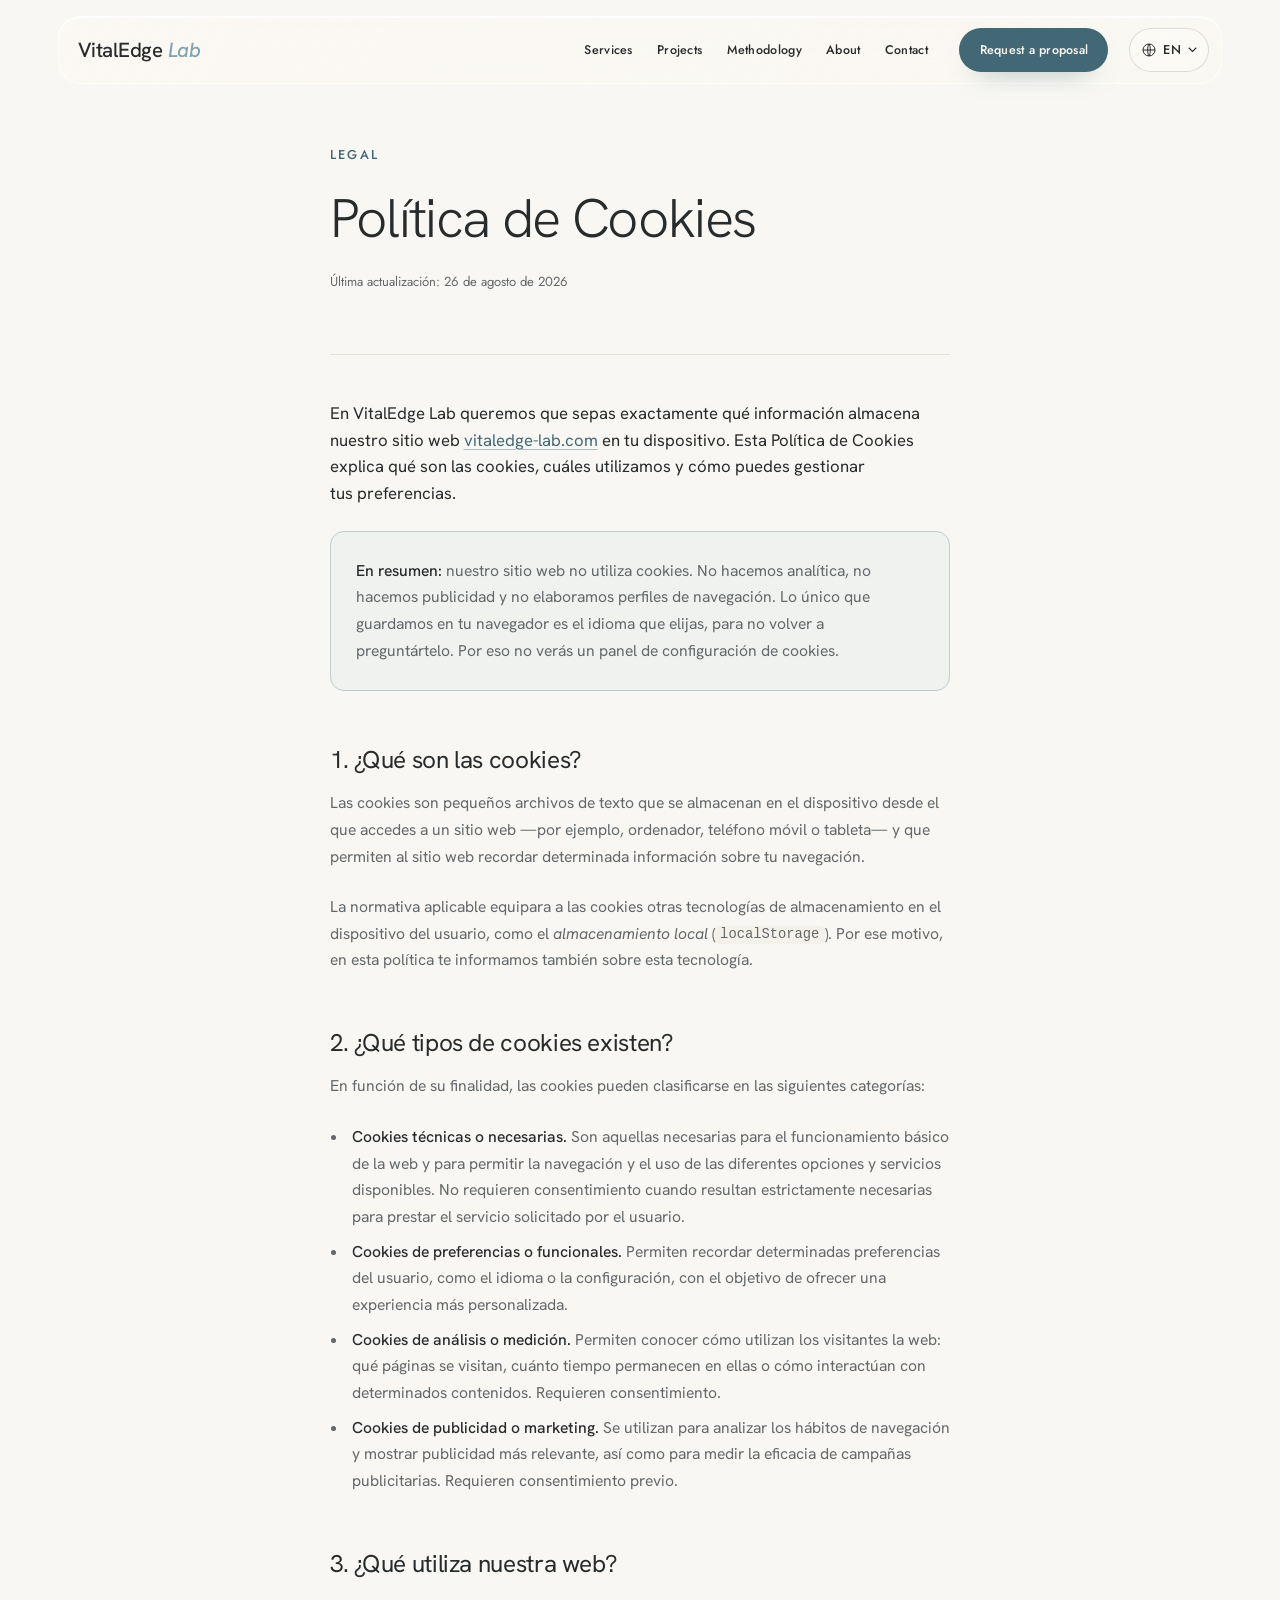
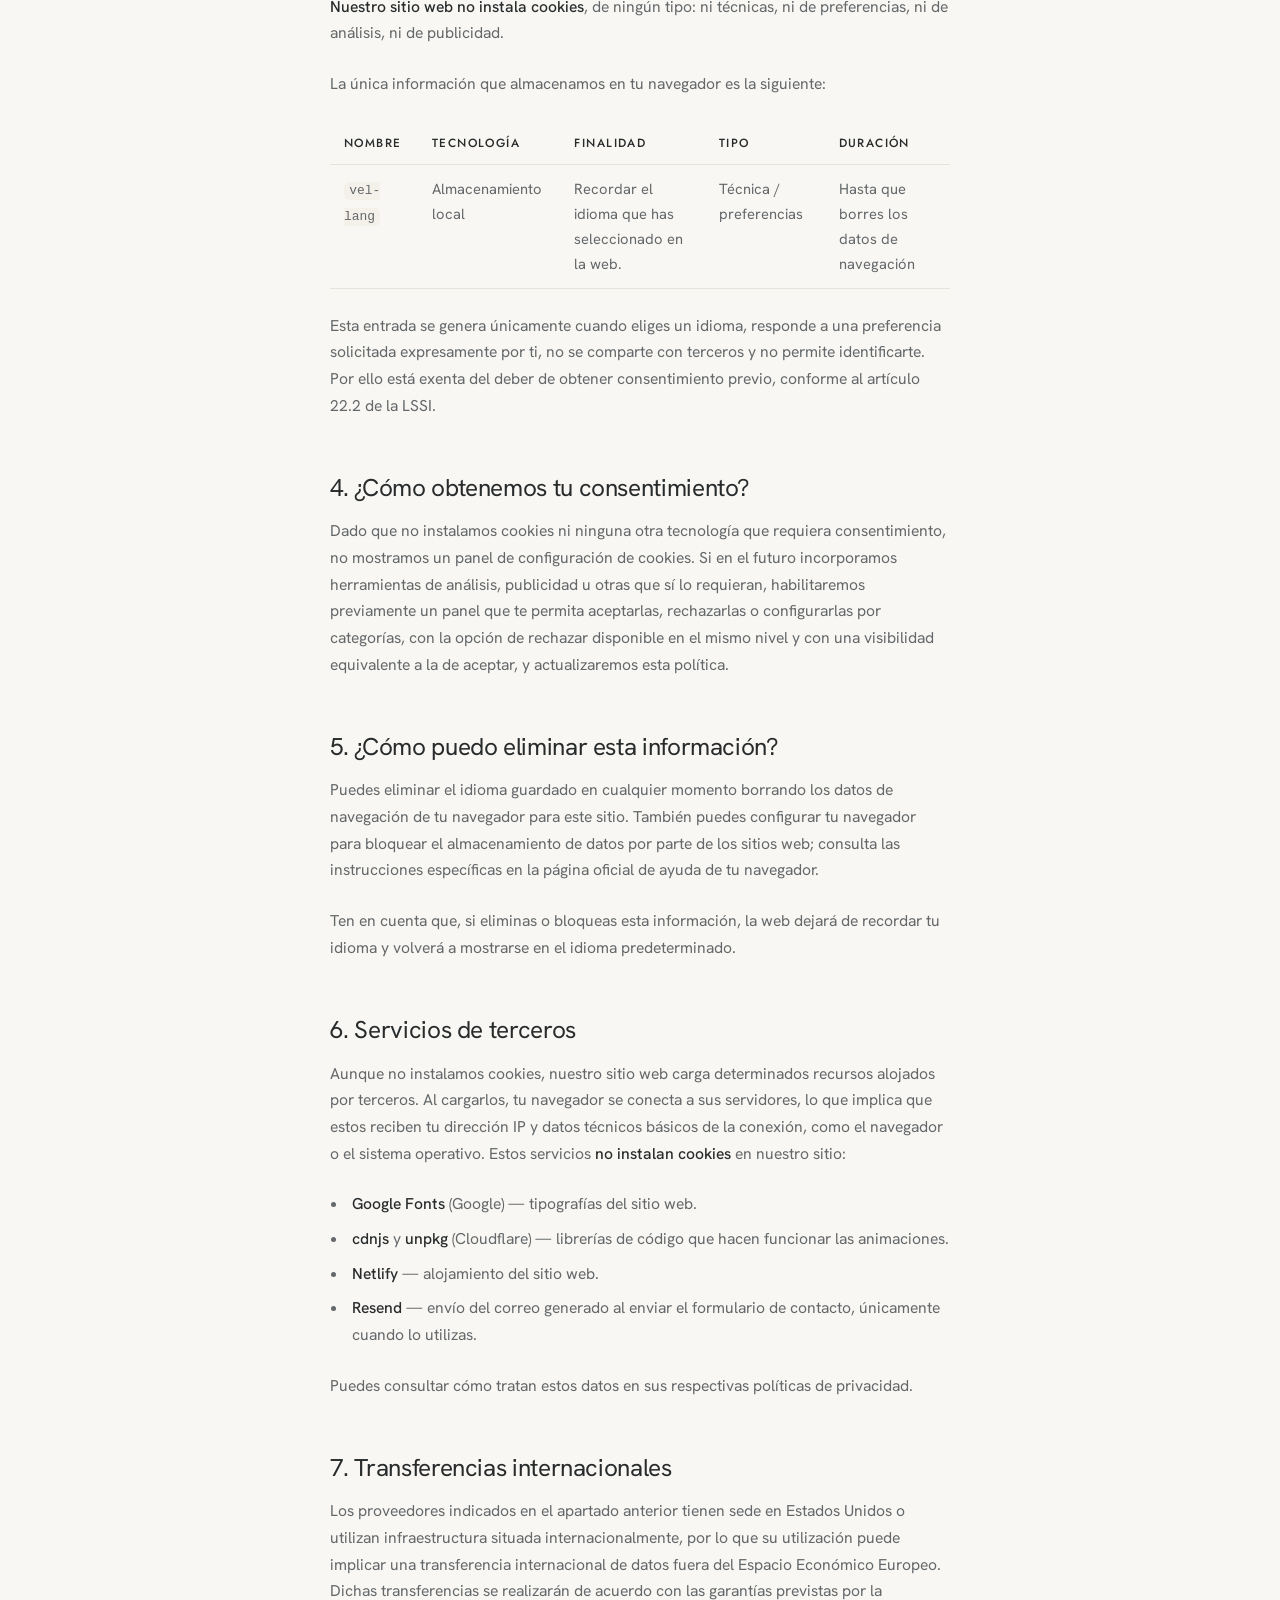
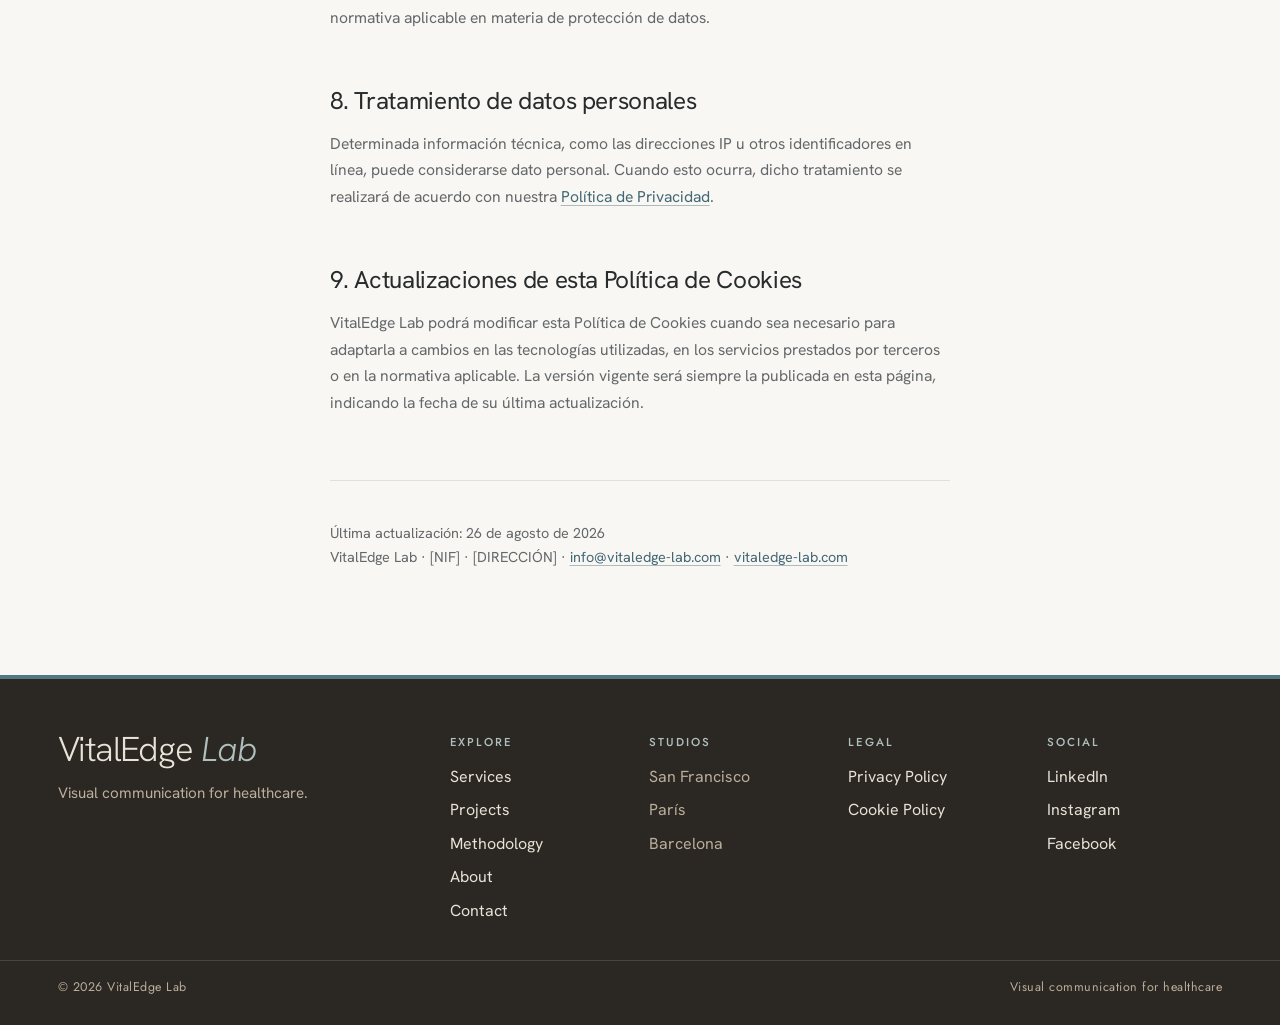
<file: cookies.html>
<!DOCTYPE html>
<html lang="es">
<head>
  <meta charset="UTF-8">
  <meta name="viewport" content="width=device-width, initial-scale=1.0">

  <title>Política de Cookies — VitalEdge Lab</title>
  <meta name="description" content="Política de Cookies de VitalEdge Lab: qué son las cookies, cuáles utiliza nuestro sitio web y cómo puedes gestionar tus preferencias.">
  <meta name="theme-color" content="#F4F0E8">
  <meta name="robots" content="index, follow">
  <link rel="canonical" href="https://vitaledge-lab.com/cookies.html">

  <link rel="icon" href="favicon.ico" sizes="48x48">
  <link rel="icon" href="assets/favicon-rounded-32.png" type="image/png" sizes="32x32">
  <link rel="icon" href="assets/icon-rounded-192.png" type="image/png" sizes="192x192">
  <link rel="apple-touch-icon" href="assets/apple-touch-icon.png">

  <link rel="preconnect" href="https://fonts.googleapis.com">
  <link rel="preconnect" href="https://fonts.gstatic.com" crossorigin>
  <link href="https://fonts.googleapis.com/css2?family=Hanken+Grotesk:ital,wght@0,300;0,400;0,500;1,300;1,400;1,500&amp;family=Jost:wght@400;500&amp;display=swap" rel="stylesheet">

  <link rel="stylesheet" href="css/style.css?v=20261012-projects">
</head>
<body>
  <a class="skip-link" href="#main" data-i18n="a11y.skip">Saltar al contenido</a>

  <!-- ===================== NAVBAR ===================== -->
  <header class="site-header" data-nav>
    <div class="nav container">
      <a class="nav__logo" href="index.html" aria-label="VitalEdge Lab — inicio">
        VitalEdge<em class="nav__logo-lab">Lab</em>
      </a>

      <nav class="nav__primary" aria-label="Navegación principal" data-i18n-attr="aria-label:a11y.primaryNav">
        <ul>
          <li><a href="index.html#servicios" data-i18n="nav.servicios">Servicios</a></li>
          <li><a href="index.html#proyectos" data-i18n="nav.proyectos">Proyectos</a></li>
          <li><a href="index.html#metodologia" data-i18n="nav.metodologia">Metodología</a></li>
          <li><a href="about.html" data-i18n="nav.about">About</a></li>
          <li><a href="index.html#contacto" data-i18n="nav.contacto">Contacto</a></li>
        </ul>
      </nav>

      <a class="btn btn--primary nav__cta" href="index.html#contacto" data-i18n="nav.cta">Solicita una propuesta</a>

      <div class="lang-switch" data-lang-switch>
        <button class="lang-switch__btn" type="button" data-lang-btn
                aria-haspopup="listbox" aria-expanded="false" aria-controls="language-options"
                data-i18n-attr="aria-label:lang.aria" aria-label="Cambiar idioma">
          <svg class="lang-switch__globe" viewBox="0 0 24 24" aria-hidden="true" fill="none" stroke="currentColor" stroke-width="1.5">
            <circle cx="12" cy="12" r="9"></circle>
            <path d="M3 12h18M12 3c2.6 2.7 2.6 15.3 0 18M12 3c-2.6 2.7-2.6 15.3 0 18"></path>
          </svg>
          <span class="lang-switch__current" data-lang-current>ES</span>
          <svg class="lang-switch__chev" viewBox="0 0 12 8" aria-hidden="true" fill="none" stroke="currentColor" stroke-width="1.5"><path d="M1 1l5 5 5-5"></path></svg>
        </button>
        <ul class="lang-switch__menu" id="language-options" data-lang-menu role="listbox" hidden>
          <li role="none"><button type="button" role="option" data-lang="es" tabindex="0">Castellano</button></li>
          <li role="none"><button type="button" role="option" data-lang="en" tabindex="-1">English</button></li>
          <li role="none"><button type="button" role="option" data-lang="ca" tabindex="-1">Català</button></li>
          <li role="none"><button type="button" role="option" data-lang="fr" tabindex="-1">Français</button></li>
        </ul>
      </div>

      <button class="nav__toggle" type="button" aria-label="Abrir menú" data-i18n-attr="aria-label:a11y.openMenu"
              aria-expanded="false" aria-controls="mobile-menu">
        <span class="nav__toggle-bar"></span>
        <span class="nav__toggle-bar"></span>
      </button>
    </div>
  </header>

  <div class="mobile-menu" id="mobile-menu" role="dialog" aria-modal="true"
       aria-label="Menú principal" data-i18n-attr="aria-label:a11y.mobileMenu" hidden>
    <nav aria-label="Navegación móvil" data-i18n-attr="aria-label:a11y.mobileNav">
      <ul>
        <li><a href="index.html#servicios" data-i18n="nav.servicios">Servicios</a></li>
        <li><a href="index.html#proyectos" data-i18n="nav.proyectos">Proyectos</a></li>
        <li><a href="index.html#metodologia" data-i18n="nav.metodologia">Metodología</a></li>
        <li><a href="about.html" data-i18n="nav.about">About</a></li>
        <li><a href="index.html#contacto" data-i18n="nav.contacto">Contacto</a></li>
      </ul>
      <a class="btn btn--primary mobile-menu__cta" href="index.html#contacto" data-i18n="nav.cta">Solicita una propuesta</a>
    </nav>
  </div>

  <main id="main">
    <article class="legal section">
      <div class="container legal__inner">

        <header class="legal__head">
          <p class="eyebrow">Legal</p>
          <h1 class="legal__title display">Política de Cookies</h1>
          <p class="legal__updated">Última actualización: 26 de agosto de 2026</p>
        </header>

        <p class="legal__lead">
          En VitalEdge Lab queremos que sepas exactamente qué información almacena nuestro
          sitio web <a href="https://vitaledge-lab.com">vitaledge-lab.com</a> en tu
          dispositivo. Esta Política de Cookies explica qué son las cookies, cuáles
          utilizamos y cómo puedes gestionar tus preferencias.
        </p>

        <div class="legal__callout">
          <p>
            <strong>En resumen:</strong> nuestro sitio web no utiliza cookies. No hacemos
            analítica, no hacemos publicidad y no elaboramos perfiles de navegación. Lo
            único que guardamos en tu navegador es el idioma que elijas, para no volver a
            preguntártelo. Por eso no verás un panel de configuración de cookies.
          </p>
        </div>

        <h2>1. ¿Qué son las cookies?</h2>
        <p>
          Las cookies son pequeños archivos de texto que se almacenan en el dispositivo
          desde el que accedes a un sitio web —por ejemplo, ordenador, teléfono móvil o
          tableta— y que permiten al sitio web recordar determinada información sobre tu
          navegación.
        </p>
        <p>
          La normativa aplicable equipara a las cookies otras tecnologías de almacenamiento
          en el dispositivo del usuario, como el <em>almacenamiento local</em>
          (<code>localStorage</code>). Por ese motivo, en esta política te informamos
          también sobre esta tecnología.
        </p>

        <h2>2. ¿Qué tipos de cookies existen?</h2>
        <p>
          En función de su finalidad, las cookies pueden clasificarse en las siguientes
          categorías:
        </p>
        <ul>
          <li>
            <strong>Cookies técnicas o necesarias.</strong> Son aquellas necesarias para el
            funcionamiento básico de la web y para permitir la navegación y el uso de las
            diferentes opciones y servicios disponibles. No requieren consentimiento cuando
            resultan estrictamente necesarias para prestar el servicio solicitado por el
            usuario.
          </li>
          <li>
            <strong>Cookies de preferencias o funcionales.</strong> Permiten recordar
            determinadas preferencias del usuario, como el idioma o la configuración, con
            el objetivo de ofrecer una experiencia más personalizada.
          </li>
          <li>
            <strong>Cookies de análisis o medición.</strong> Permiten conocer cómo utilizan
            los visitantes la web: qué páginas se visitan, cuánto tiempo permanecen en ellas
            o cómo interactúan con determinados contenidos. Requieren consentimiento.
          </li>
          <li>
            <strong>Cookies de publicidad o marketing.</strong> Se utilizan para analizar
            los hábitos de navegación y mostrar publicidad más relevante, así como para
            medir la eficacia de campañas publicitarias. Requieren consentimiento previo.
          </li>
        </ul>

        <h2>3. ¿Qué utiliza nuestra web?</h2>
        <p>
          <strong>Nuestro sitio web no instala cookies</strong>, de ningún tipo: ni
          técnicas, ni de preferencias, ni de análisis, ni de publicidad.
        </p>
        <p>
          La única información que almacenamos en tu navegador es la siguiente:
        </p>

        <div class="legal__table-wrap">
          <table class="legal__table">
            <thead>
              <tr>
                <th>Nombre</th>
                <th>Tecnología</th>
                <th>Finalidad</th>
                <th>Tipo</th>
                <th>Duración</th>
              </tr>
            </thead>
            <tbody>
              <tr>
                <td><code>vel-lang</code></td>
                <td>Almacenamiento local</td>
                <td>Recordar el idioma que has seleccionado en la web.</td>
                <td>Técnica / preferencias</td>
                <td>Hasta que borres los datos de navegación</td>
              </tr>
            </tbody>
          </table>
        </div>

        <p>
          Esta entrada se genera únicamente cuando eliges un idioma, responde a una
          preferencia solicitada expresamente por ti, no se comparte con terceros y no
          permite identificarte. Por ello está exenta del deber de obtener consentimiento
          previo, conforme al artículo 22.2 de la LSSI.
        </p>

        <h2>4. ¿Cómo obtenemos tu consentimiento?</h2>
        <p>
          Dado que no instalamos cookies ni ninguna otra tecnología que requiera
          consentimiento, no mostramos un panel de configuración de cookies. Si en el
          futuro incorporamos herramientas de análisis, publicidad u otras que sí lo
          requieran, habilitaremos previamente un panel que te permita aceptarlas,
          rechazarlas o configurarlas por categorías, con la opción de rechazar disponible
          en el mismo nivel y con una visibilidad equivalente a la de aceptar, y
          actualizaremos esta política.
        </p>

        <h2>5. ¿Cómo puedo eliminar esta información?</h2>
        <p>
          Puedes eliminar el idioma guardado en cualquier momento borrando los datos de
          navegación de tu navegador para este sitio. También puedes configurar tu navegador
          para bloquear el almacenamiento de datos por parte de los sitios web; consulta las
          instrucciones específicas en la página oficial de ayuda de tu navegador.
        </p>
        <p>
          Ten en cuenta que, si eliminas o bloqueas esta información, la web dejará de
          recordar tu idioma y volverá a mostrarse en el idioma predeterminado.
        </p>

        <h2>6. Servicios de terceros</h2>
        <p>
          Aunque no instalamos cookies, nuestro sitio web carga determinados recursos
          alojados por terceros. Al cargarlos, tu navegador se conecta a sus servidores, lo
          que implica que estos reciben tu dirección IP y datos técnicos básicos de la
          conexión, como el navegador o el sistema operativo. Estos servicios
          <strong>no instalan cookies</strong> en nuestro sitio:
        </p>
        <ul>
          <li><strong>Google Fonts</strong> (Google) — tipografías del sitio web.</li>
          <li><strong>cdnjs</strong> y <strong>unpkg</strong> (Cloudflare) — librerías de código que hacen funcionar las animaciones.</li>
          <li><strong>Netlify</strong> — alojamiento del sitio web.</li>
          <li><strong>Resend</strong> — envío del correo generado al enviar el formulario de contacto, únicamente cuando lo utilizas.</li>
        </ul>
        <p>
          Puedes consultar cómo tratan estos datos en sus respectivas políticas de
          privacidad.
        </p>

        <h2>7. Transferencias internacionales</h2>
        <p>
          Los proveedores indicados en el apartado anterior tienen sede en Estados Unidos o
          utilizan infraestructura situada internacionalmente, por lo que su utilización
          puede implicar una transferencia internacional de datos fuera del Espacio
          Económico Europeo. Dichas transferencias se realizarán de acuerdo con las
          garantías previstas por la normativa aplicable en materia de protección de datos.
        </p>

        <h2>8. Tratamiento de datos personales</h2>
        <p>
          Determinada información técnica, como las direcciones IP u otros identificadores
          en línea, puede considerarse dato personal. Cuando esto ocurra, dicho tratamiento
          se realizará de acuerdo con nuestra
          <a href="privacidad.html">Política de Privacidad</a>.
        </p>

        <h2>9. Actualizaciones de esta Política de Cookies</h2>
        <p>
          VitalEdge Lab podrá modificar esta Política de Cookies cuando sea necesario para
          adaptarla a cambios en las tecnologías utilizadas, en los servicios prestados por
          terceros o en la normativa aplicable. La versión vigente será siempre la publicada
          en esta página, indicando la fecha de su última actualización.
        </p>

        <p class="legal__signature">
          Última actualización: 26 de agosto de 2026<br>
          VitalEdge Lab · [NIF] · [DIRECCIÓN] ·
          <a href="mailto:info@vitaledge-lab.com">info@vitaledge-lab.com</a> ·
          <a href="https://vitaledge-lab.com">vitaledge-lab.com</a>
        </p>

      </div>
    </article>
  </main>

  <!-- ===================== FOOTER ===================== -->
  <footer class="site-footer" aria-labelledby="footer-title">
    <div class="container site-footer__inner">
      <div class="site-footer__brand">
        <a class="site-footer__logo" href="index.html">VitalEdge<em>Lab</em></a>
        <p id="footer-title" class="site-footer__tagline" data-i18n="footer.tagline">Comunicación visual para healthcare.</p>
      </div>

      <nav class="site-footer__nav" aria-label="Navegación del pie" data-i18n-attr="aria-label:a11y.footerNav">
        <p class="site-footer__heading" data-i18n="footer.explora">Explora</p>
        <ul>
          <li><a href="index.html#servicios" data-i18n="nav.servicios">Servicios</a></li>
          <li><a href="index.html#proyectos" data-i18n="nav.proyectos">Proyectos</a></li>
          <li><a href="index.html#metodologia" data-i18n="nav.metodologia">Metodología</a></li>
          <li><a href="about.html" data-i18n="nav.about">About</a></li>
          <li><a href="index.html#contacto" data-i18n="nav.contacto">Contacto</a></li>
        </ul>
      </nav>

      <div class="site-footer__col">
        <p class="site-footer__heading" data-i18n="footer.estudios">Estudios</p>
        <ul>
          <li>San Francisco</li>
          <li>París</li>
          <li>Barcelona</li>
        </ul>
      </div>

      <div class="site-footer__col">
        <p class="site-footer__heading" data-i18n="footer.legal.heading">Legal</p>
        <ul>
          <li><a href="privacidad.html" data-i18n="footer.privacidad">Política de Privacidad</a></li>
          <li><a href="cookies.html" aria-current="page" data-i18n="footer.cookies">Política de Cookies</a></li>
        </ul>
      </div>

      <div class="site-footer__col">
        <p class="site-footer__heading" data-i18n="footer.social">Social</p>
        <ul>
          <li><a href="https://www.linkedin.com/in/vital-edge-lab-a146a041b"
                 target="_blank" rel="noopener noreferrer">LinkedIn</a></li>
          <li><a href="https://www.instagram.com/vital.edge.lab"
                 target="_blank" rel="noopener noreferrer">Instagram</a></li>
          <li><a href="https://www.facebook.com/share/187HKCbGgp/"
                 target="_blank" rel="noopener noreferrer">Facebook</a></li>
        </ul>
      </div>
    </div>

    <div class="container site-footer__legal">
      <p>© 2026 VitalEdge Lab</p>
      <p data-i18n="footer.legal">Comunicación visual para healthcare</p>
    </div>
  </footer>

  <script src="js/i18n.js?v=20261002-images" defer></script>
  <script src="js/main.js" defer></script>
</body>
</html>
</file>
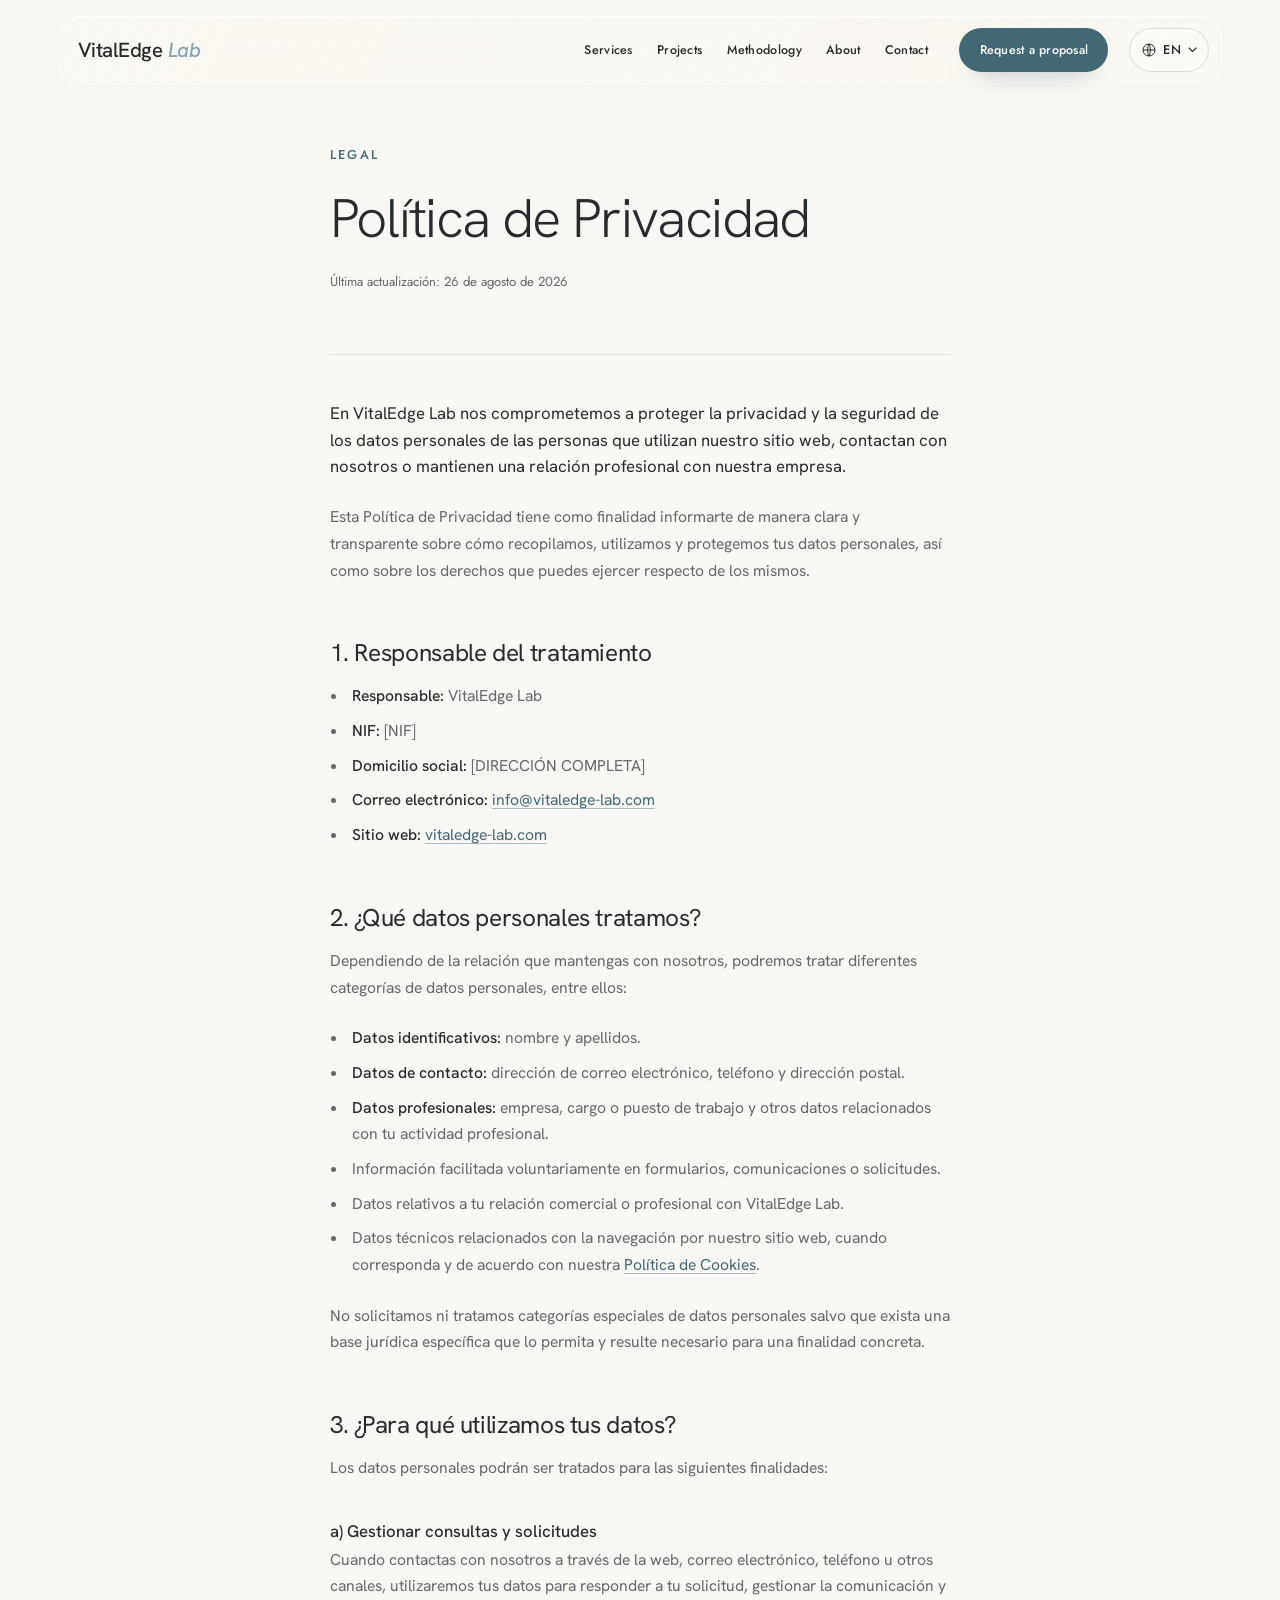
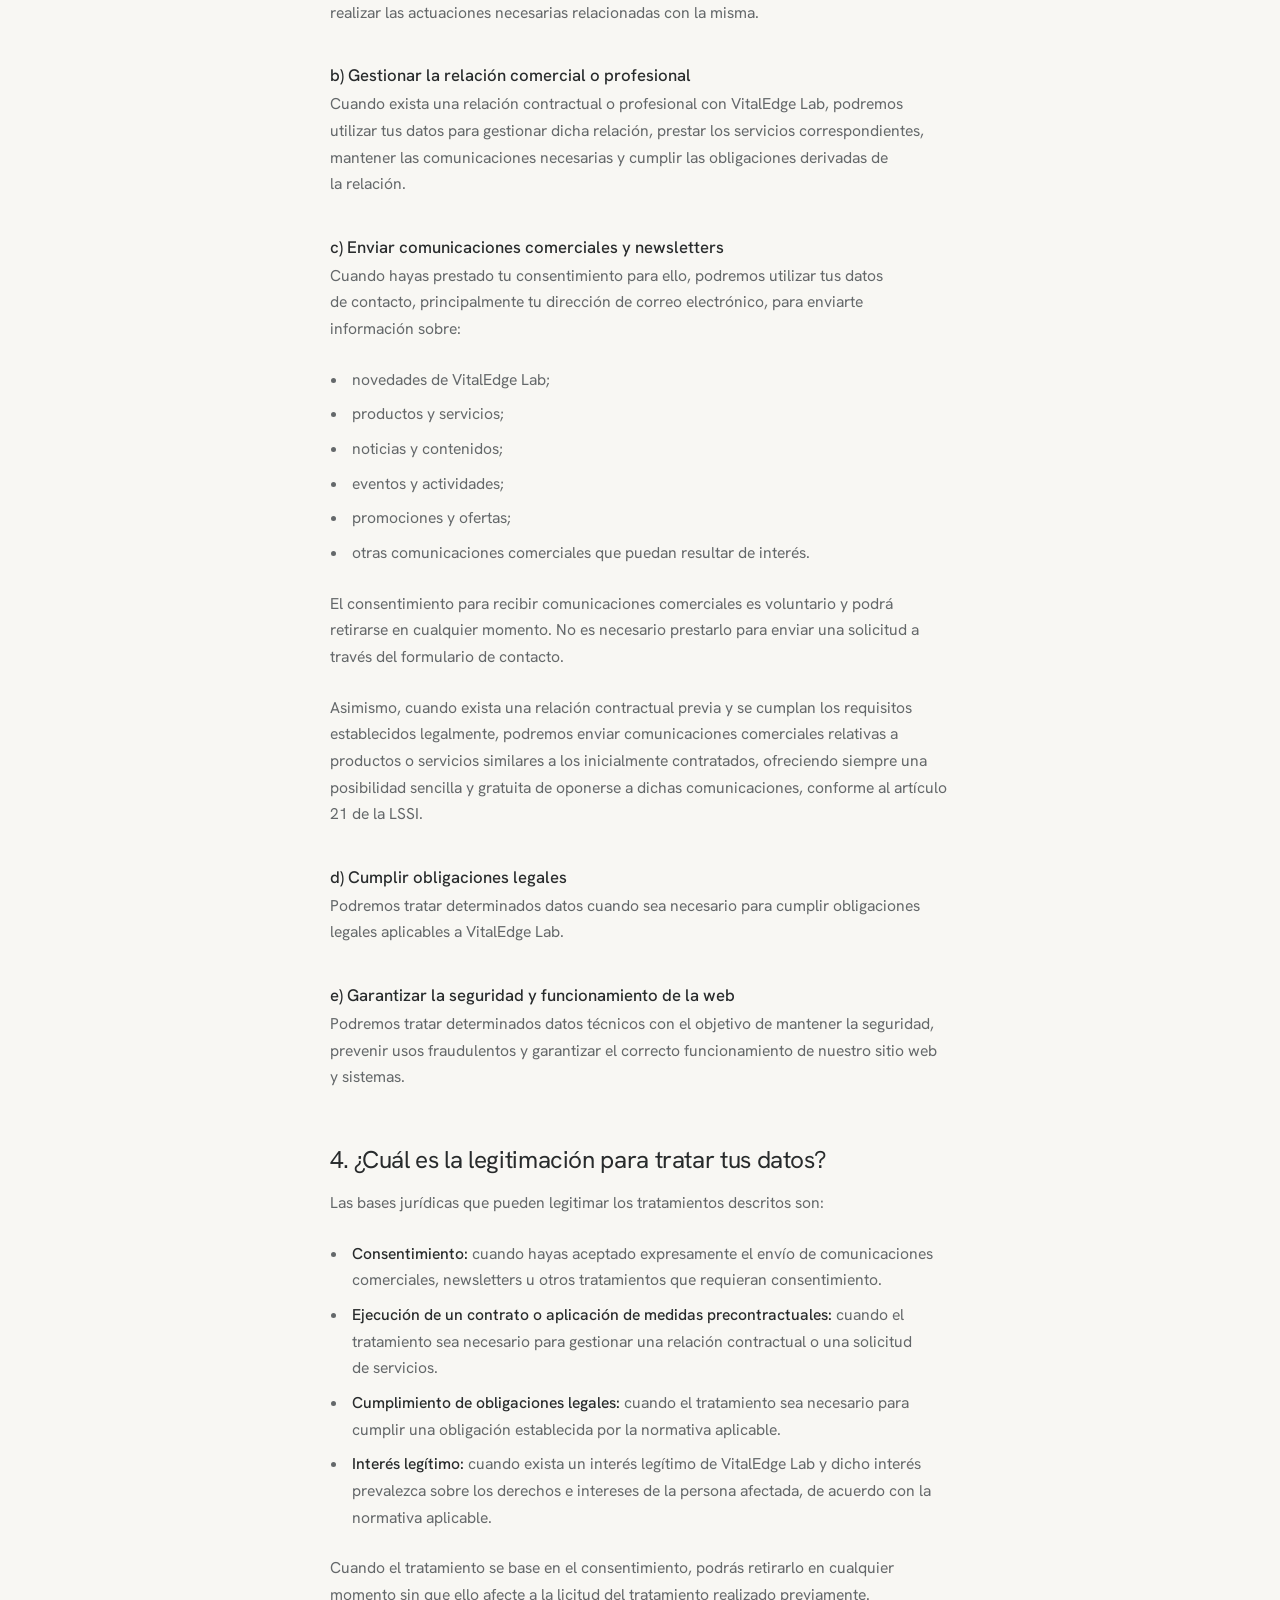
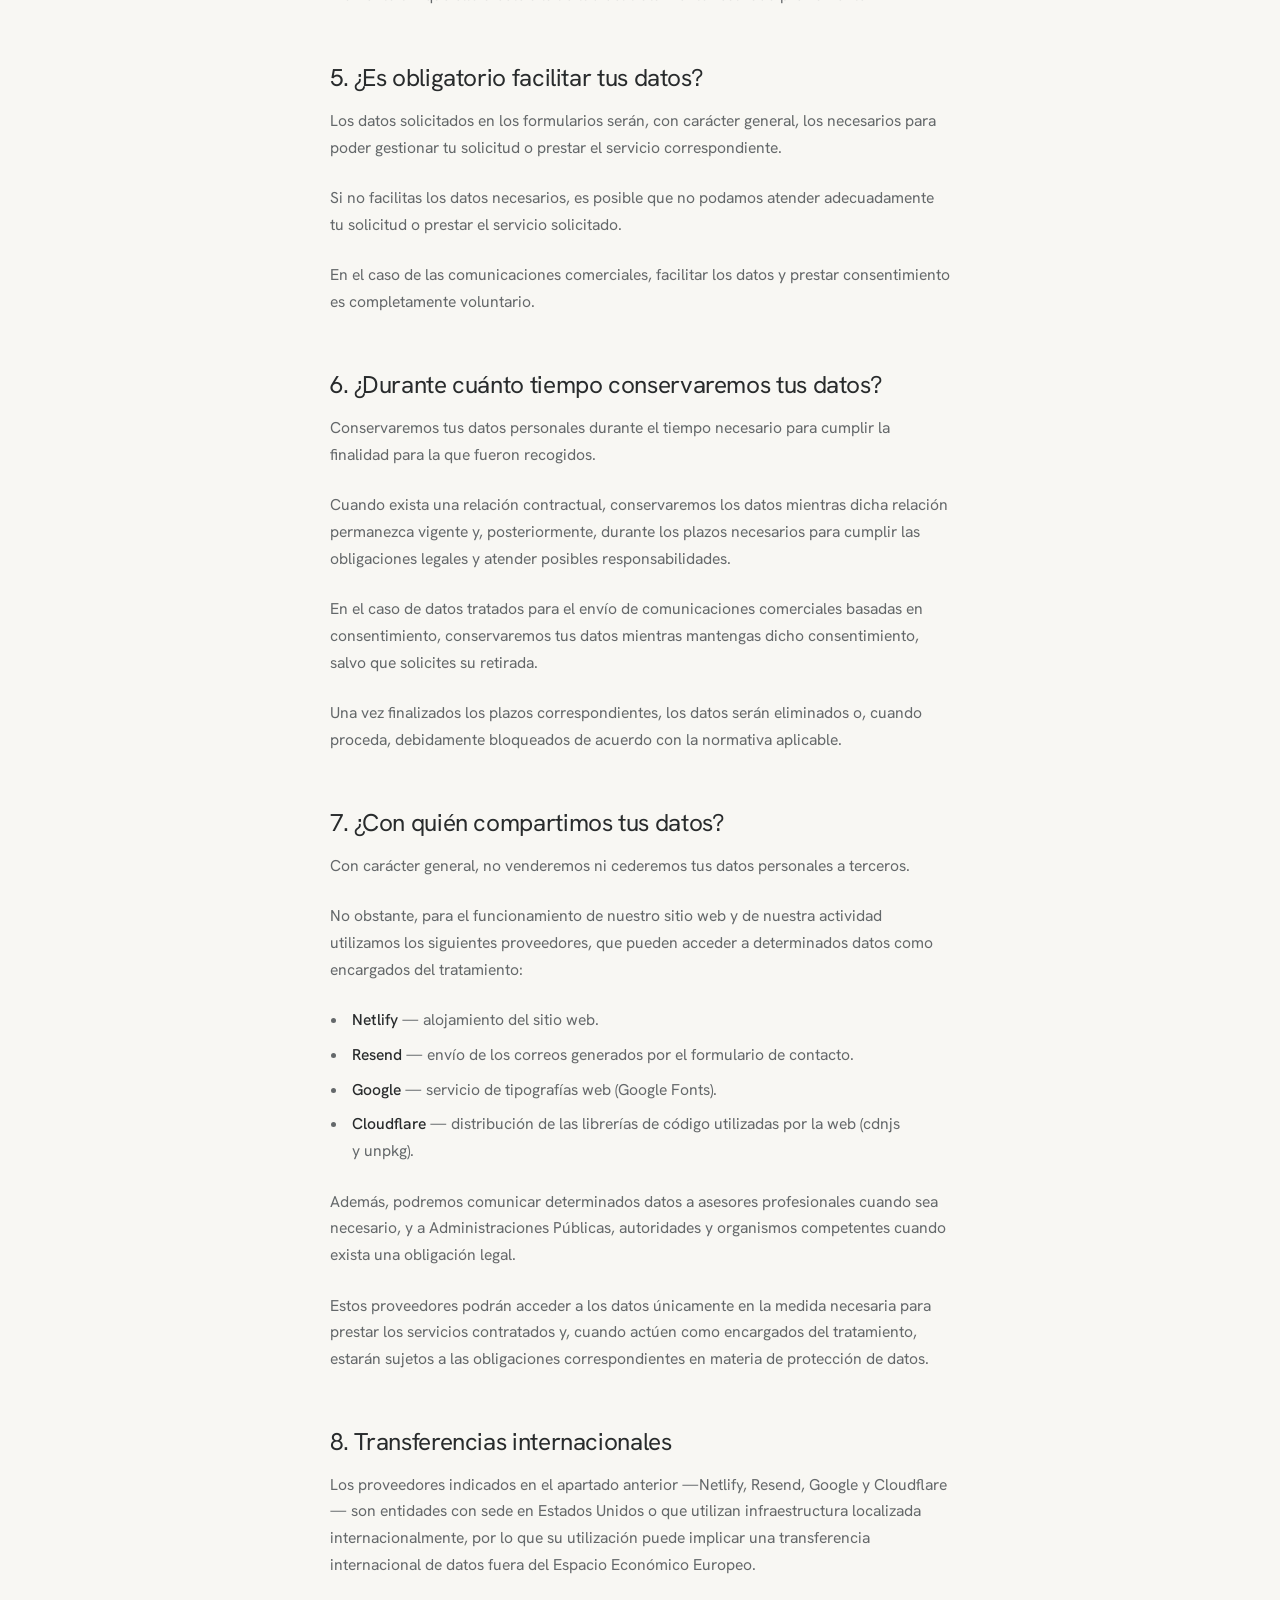
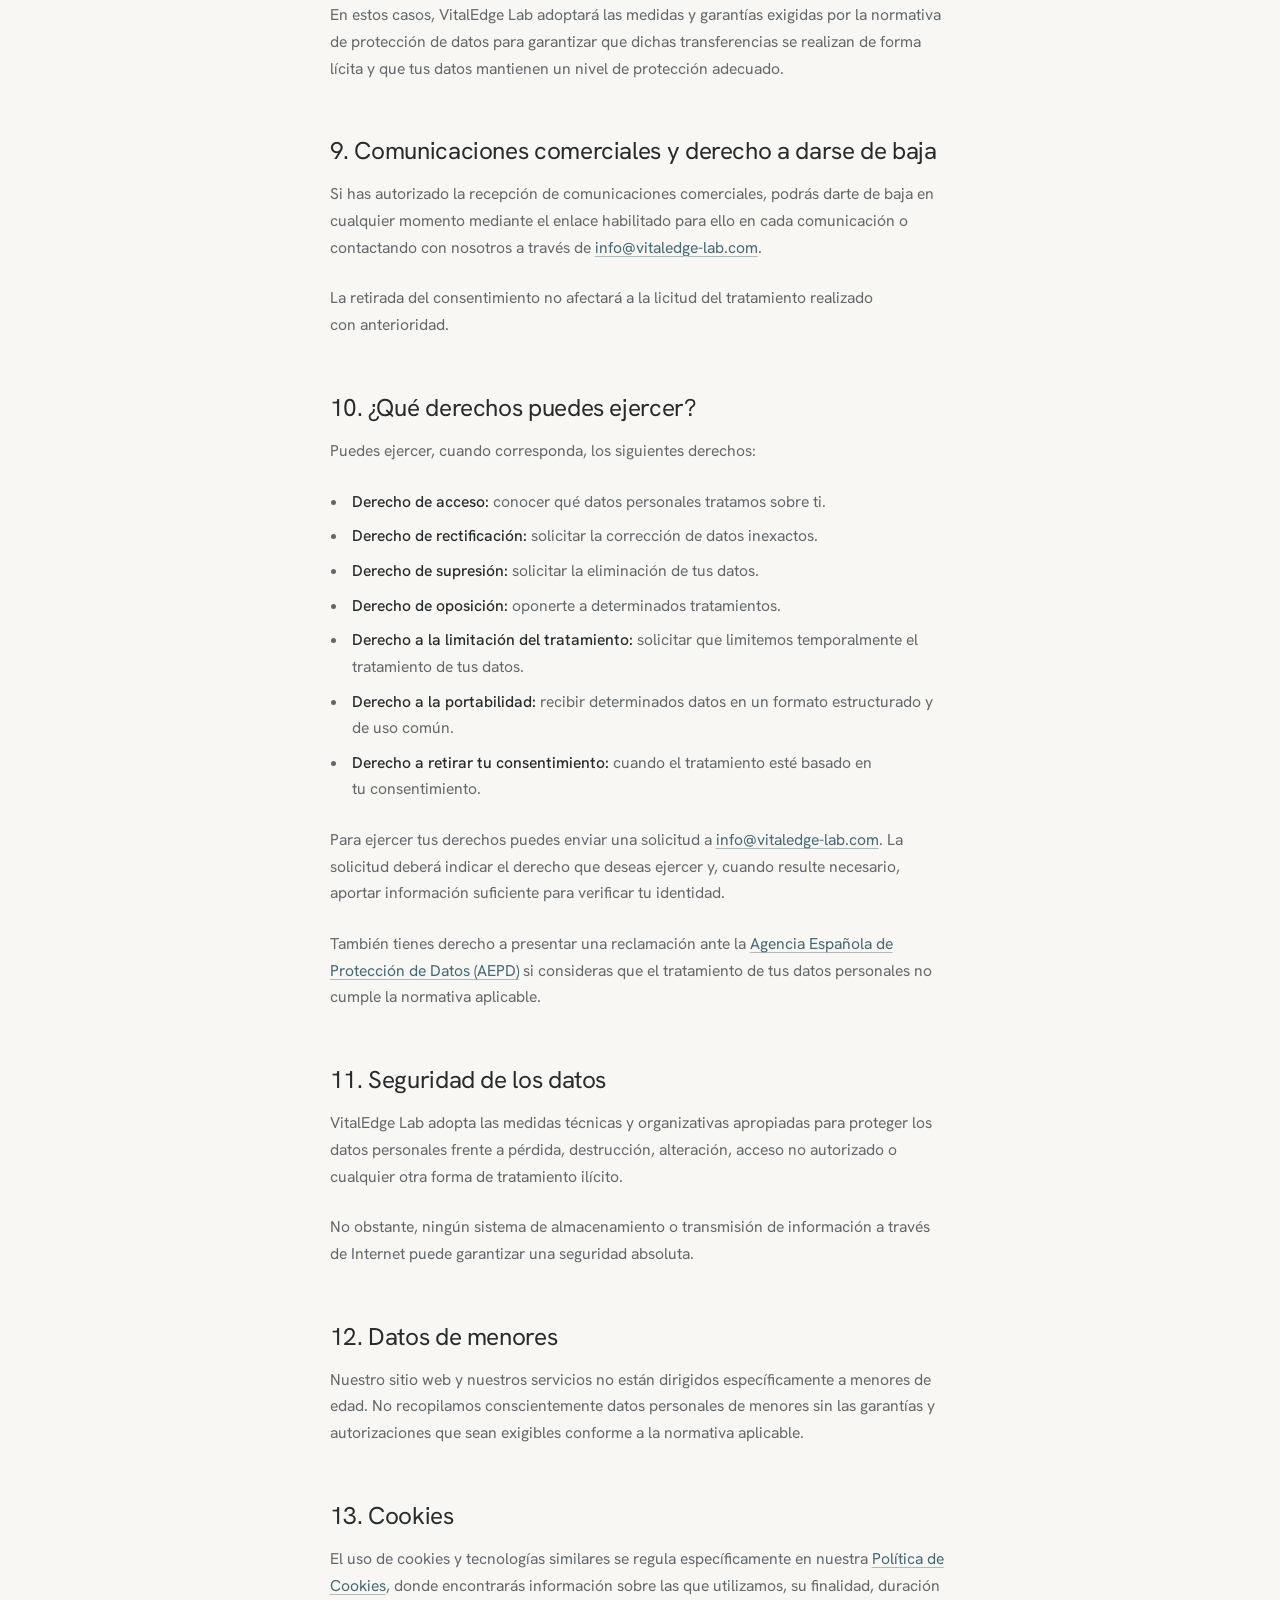
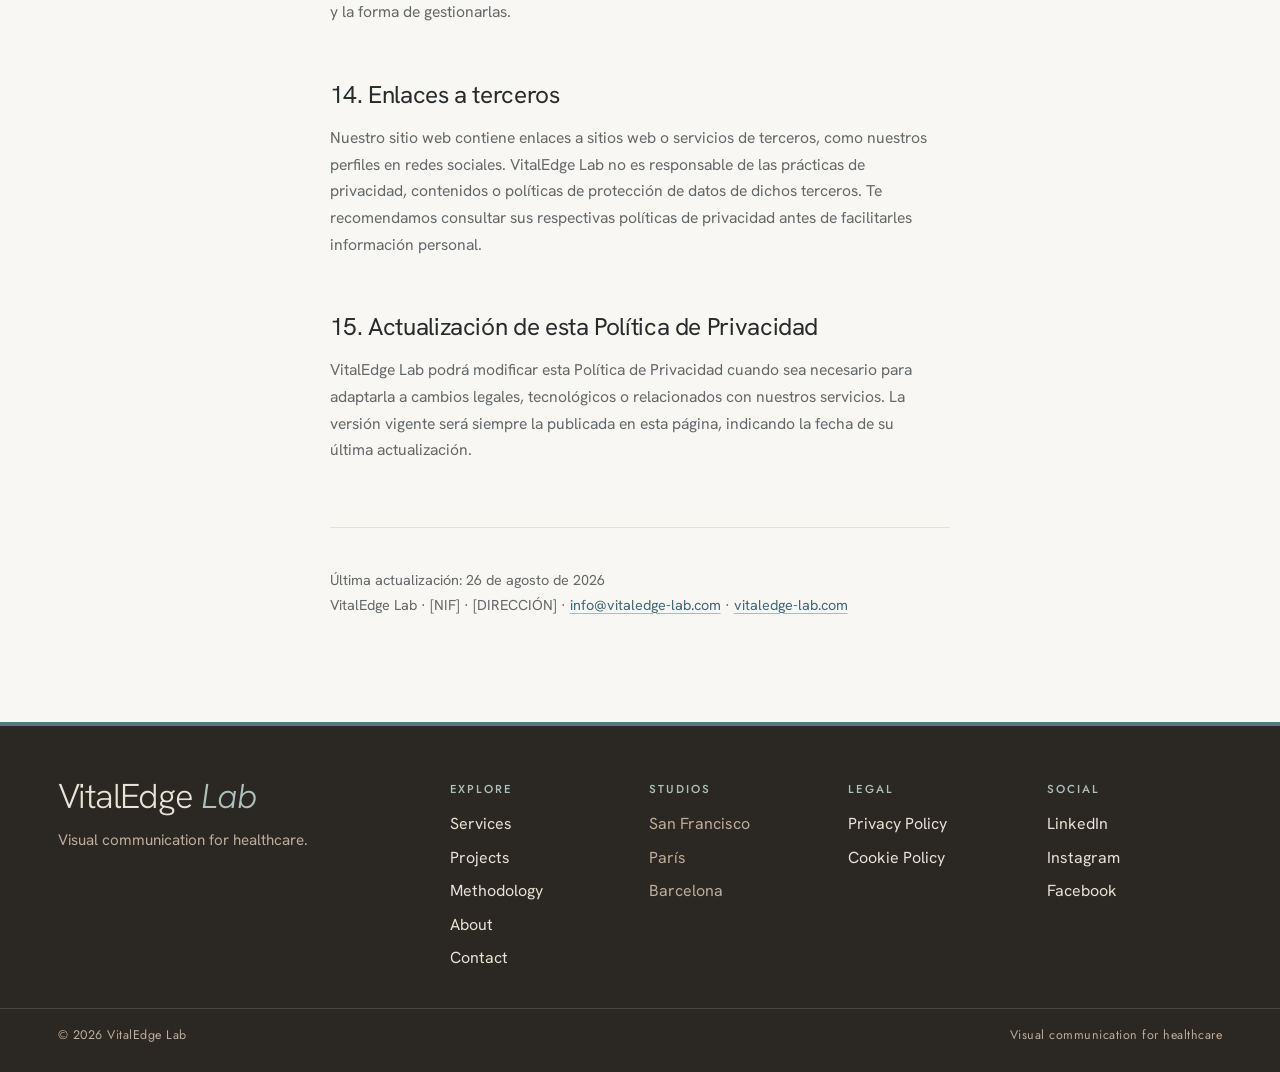
<file: privacidad.html>
<!DOCTYPE html>
<html lang="es">
<head>
  <meta charset="UTF-8">
  <meta name="viewport" content="width=device-width, initial-scale=1.0">

  <title>Política de Privacidad — VitalEdge Lab</title>
  <meta name="description" content="Política de Privacidad de VitalEdge Lab: qué datos personales tratamos, con qué finalidad, durante cuánto tiempo y cómo puedes ejercer tus derechos.">
  <meta name="theme-color" content="#F4F0E8">
  <meta name="robots" content="index, follow">
  <link rel="canonical" href="https://vitaledge-lab.com/privacidad.html">

  <link rel="icon" href="favicon.ico" sizes="48x48">
  <link rel="icon" href="assets/favicon-rounded-32.png" type="image/png" sizes="32x32">
  <link rel="icon" href="assets/icon-rounded-192.png" type="image/png" sizes="192x192">
  <link rel="apple-touch-icon" href="assets/apple-touch-icon.png">

  <link rel="preconnect" href="https://fonts.googleapis.com">
  <link rel="preconnect" href="https://fonts.gstatic.com" crossorigin>
  <link href="https://fonts.googleapis.com/css2?family=Hanken+Grotesk:ital,wght@0,300;0,400;0,500;1,300;1,400;1,500&amp;family=Jost:wght@400;500&amp;display=swap" rel="stylesheet">

  <link rel="stylesheet" href="css/style.css?v=20261012-projects">
</head>
<body>
  <a class="skip-link" href="#main" data-i18n="a11y.skip">Saltar al contenido</a>

  <!-- ===================== NAVBAR ===================== -->
  <header class="site-header" data-nav>
    <div class="nav container">
      <a class="nav__logo" href="index.html" aria-label="VitalEdge Lab — inicio">
        VitalEdge<em class="nav__logo-lab">Lab</em>
      </a>

      <nav class="nav__primary" aria-label="Navegación principal" data-i18n-attr="aria-label:a11y.primaryNav">
        <ul>
          <li><a href="index.html#servicios" data-i18n="nav.servicios">Servicios</a></li>
          <li><a href="index.html#proyectos" data-i18n="nav.proyectos">Proyectos</a></li>
          <li><a href="index.html#metodologia" data-i18n="nav.metodologia">Metodología</a></li>
          <li><a href="about.html" data-i18n="nav.about">About</a></li>
          <li><a href="index.html#contacto" data-i18n="nav.contacto">Contacto</a></li>
        </ul>
      </nav>

      <a class="btn btn--primary nav__cta" href="index.html#contacto" data-i18n="nav.cta">Solicita una propuesta</a>

      <div class="lang-switch" data-lang-switch>
        <button class="lang-switch__btn" type="button" data-lang-btn
                aria-haspopup="listbox" aria-expanded="false" aria-controls="language-options"
                data-i18n-attr="aria-label:lang.aria" aria-label="Cambiar idioma">
          <svg class="lang-switch__globe" viewBox="0 0 24 24" aria-hidden="true" fill="none" stroke="currentColor" stroke-width="1.5">
            <circle cx="12" cy="12" r="9"></circle>
            <path d="M3 12h18M12 3c2.6 2.7 2.6 15.3 0 18M12 3c-2.6 2.7-2.6 15.3 0 18"></path>
          </svg>
          <span class="lang-switch__current" data-lang-current>ES</span>
          <svg class="lang-switch__chev" viewBox="0 0 12 8" aria-hidden="true" fill="none" stroke="currentColor" stroke-width="1.5"><path d="M1 1l5 5 5-5"></path></svg>
        </button>
        <ul class="lang-switch__menu" id="language-options" data-lang-menu role="listbox" hidden>
          <li role="none"><button type="button" role="option" data-lang="es" tabindex="0">Castellano</button></li>
          <li role="none"><button type="button" role="option" data-lang="en" tabindex="-1">English</button></li>
          <li role="none"><button type="button" role="option" data-lang="ca" tabindex="-1">Català</button></li>
          <li role="none"><button type="button" role="option" data-lang="fr" tabindex="-1">Français</button></li>
        </ul>
      </div>

      <button class="nav__toggle" type="button" aria-label="Abrir menú" data-i18n-attr="aria-label:a11y.openMenu"
              aria-expanded="false" aria-controls="mobile-menu">
        <span class="nav__toggle-bar"></span>
        <span class="nav__toggle-bar"></span>
      </button>
    </div>
  </header>

  <div class="mobile-menu" id="mobile-menu" role="dialog" aria-modal="true"
       aria-label="Menú principal" data-i18n-attr="aria-label:a11y.mobileMenu" hidden>
    <nav aria-label="Navegación móvil" data-i18n-attr="aria-label:a11y.mobileNav">
      <ul>
        <li><a href="index.html#servicios" data-i18n="nav.servicios">Servicios</a></li>
        <li><a href="index.html#proyectos" data-i18n="nav.proyectos">Proyectos</a></li>
        <li><a href="index.html#metodologia" data-i18n="nav.metodologia">Metodología</a></li>
        <li><a href="about.html" data-i18n="nav.about">About</a></li>
        <li><a href="index.html#contacto" data-i18n="nav.contacto">Contacto</a></li>
      </ul>
      <a class="btn btn--primary mobile-menu__cta" href="index.html#contacto" data-i18n="nav.cta">Solicita una propuesta</a>
    </nav>
  </div>

  <main id="main">
    <article class="legal section">
      <div class="container legal__inner">

        <header class="legal__head">
          <p class="eyebrow">Legal</p>
          <h1 class="legal__title display">Política de Privacidad</h1>
          <p class="legal__updated">Última actualización: 26 de agosto de 2026</p>
        </header>

        <p class="legal__lead">
          En VitalEdge Lab nos comprometemos a proteger la privacidad y la seguridad de
          los datos personales de las personas que utilizan nuestro sitio web, contactan
          con nosotros o mantienen una relación profesional con nuestra empresa.
        </p>

        <p>
          Esta Política de Privacidad tiene como finalidad informarte de manera clara y
          transparente sobre cómo recopilamos, utilizamos y protegemos tus datos
          personales, así como sobre los derechos que puedes ejercer respecto de los
          mismos.
        </p>

        <h2>1. Responsable del tratamiento</h2>
        <ul class="legal__data">
          <li><strong>Responsable:</strong> VitalEdge Lab</li>
          <li><strong>NIF:</strong> [NIF]</li>
          <li><strong>Domicilio social:</strong> [DIRECCIÓN COMPLETA]</li>
          <li><strong>Correo electrónico:</strong> <a href="mailto:info@vitaledge-lab.com">info@vitaledge-lab.com</a></li>
          <li><strong>Sitio web:</strong> <a href="https://vitaledge-lab.com">vitaledge-lab.com</a></li>
        </ul>

        <h2>2. ¿Qué datos personales tratamos?</h2>
        <p>
          Dependiendo de la relación que mantengas con nosotros, podremos tratar
          diferentes categorías de datos personales, entre ellos:
        </p>
        <ul>
          <li><strong>Datos identificativos:</strong> nombre y apellidos.</li>
          <li><strong>Datos de contacto:</strong> dirección de correo electrónico, teléfono y dirección postal.</li>
          <li><strong>Datos profesionales:</strong> empresa, cargo o puesto de trabajo y otros datos relacionados con tu actividad profesional.</li>
          <li>Información facilitada voluntariamente en formularios, comunicaciones o solicitudes.</li>
          <li>Datos relativos a tu relación comercial o profesional con VitalEdge Lab.</li>
          <li>Datos técnicos relacionados con la navegación por nuestro sitio web, cuando corresponda y de acuerdo con nuestra <a href="cookies.html">Política de Cookies</a>.</li>
        </ul>
        <p>
          No solicitamos ni tratamos categorías especiales de datos personales salvo que
          exista una base jurídica específica que lo permita y resulte necesario para una
          finalidad concreta.
        </p>

        <h2>3. ¿Para qué utilizamos tus datos?</h2>
        <p>Los datos personales podrán ser tratados para las siguientes finalidades:</p>

        <h3>a) Gestionar consultas y solicitudes</h3>
        <p>
          Cuando contactas con nosotros a través de la web, correo electrónico, teléfono u
          otros canales, utilizaremos tus datos para responder a tu solicitud, gestionar la
          comunicación y realizar las actuaciones necesarias relacionadas con la misma.
        </p>

        <h3>b) Gestionar la relación comercial o profesional</h3>
        <p>
          Cuando exista una relación contractual o profesional con VitalEdge Lab, podremos
          utilizar tus datos para gestionar dicha relación, prestar los servicios
          correspondientes, mantener las comunicaciones necesarias y cumplir las
          obligaciones derivadas de la relación.
        </p>

        <h3>c) Enviar comunicaciones comerciales y newsletters</h3>
        <p>
          Cuando hayas prestado tu consentimiento para ello, podremos utilizar tus datos de
          contacto, principalmente tu dirección de correo electrónico, para enviarte
          información sobre:
        </p>
        <ul>
          <li>novedades de VitalEdge Lab;</li>
          <li>productos y servicios;</li>
          <li>noticias y contenidos;</li>
          <li>eventos y actividades;</li>
          <li>promociones y ofertas;</li>
          <li>otras comunicaciones comerciales que puedan resultar de interés.</li>
        </ul>
        <p>
          El consentimiento para recibir comunicaciones comerciales es voluntario y podrá
          retirarse en cualquier momento. No es necesario prestarlo para enviar una
          solicitud a través del formulario de contacto.
        </p>
        <p>
          Asimismo, cuando exista una relación contractual previa y se cumplan los
          requisitos establecidos legalmente, podremos enviar comunicaciones comerciales
          relativas a productos o servicios similares a los inicialmente contratados,
          ofreciendo siempre una posibilidad sencilla y gratuita de oponerse a dichas
          comunicaciones, conforme al artículo 21 de la LSSI.
        </p>

        <h3>d) Cumplir obligaciones legales</h3>
        <p>
          Podremos tratar determinados datos cuando sea necesario para cumplir
          obligaciones legales aplicables a VitalEdge Lab.
        </p>

        <h3>e) Garantizar la seguridad y funcionamiento de la web</h3>
        <p>
          Podremos tratar determinados datos técnicos con el objetivo de mantener la
          seguridad, prevenir usos fraudulentos y garantizar el correcto funcionamiento de
          nuestro sitio web y sistemas.
        </p>

        <h2>4. ¿Cuál es la legitimación para tratar tus datos?</h2>
        <p>Las bases jurídicas que pueden legitimar los tratamientos descritos son:</p>
        <ul>
          <li><strong>Consentimiento:</strong> cuando hayas aceptado expresamente el envío de comunicaciones comerciales, newsletters u otros tratamientos que requieran consentimiento.</li>
          <li><strong>Ejecución de un contrato o aplicación de medidas precontractuales:</strong> cuando el tratamiento sea necesario para gestionar una relación contractual o una solicitud de servicios.</li>
          <li><strong>Cumplimiento de obligaciones legales:</strong> cuando el tratamiento sea necesario para cumplir una obligación establecida por la normativa aplicable.</li>
          <li><strong>Interés legítimo:</strong> cuando exista un interés legítimo de VitalEdge Lab y dicho interés prevalezca sobre los derechos e intereses de la persona afectada, de acuerdo con la normativa aplicable.</li>
        </ul>
        <p>
          Cuando el tratamiento se base en el consentimiento, podrás retirarlo en cualquier
          momento sin que ello afecte a la licitud del tratamiento realizado previamente.
        </p>

        <h2>5. ¿Es obligatorio facilitar tus datos?</h2>
        <p>
          Los datos solicitados en los formularios serán, con carácter general, los
          necesarios para poder gestionar tu solicitud o prestar el servicio
          correspondiente.
        </p>
        <p>
          Si no facilitas los datos necesarios, es posible que no podamos atender
          adecuadamente tu solicitud o prestar el servicio solicitado.
        </p>
        <p>
          En el caso de las comunicaciones comerciales, facilitar los datos y prestar
          consentimiento es completamente voluntario.
        </p>

        <h2>6. ¿Durante cuánto tiempo conservaremos tus datos?</h2>
        <p>
          Conservaremos tus datos personales durante el tiempo necesario para cumplir la
          finalidad para la que fueron recogidos.
        </p>
        <p>
          Cuando exista una relación contractual, conservaremos los datos mientras dicha
          relación permanezca vigente y, posteriormente, durante los plazos necesarios para
          cumplir las obligaciones legales y atender posibles responsabilidades.
        </p>
        <p>
          En el caso de datos tratados para el envío de comunicaciones comerciales basadas
          en consentimiento, conservaremos tus datos mientras mantengas dicho
          consentimiento, salvo que solicites su retirada.
        </p>
        <p>
          Una vez finalizados los plazos correspondientes, los datos serán eliminados o,
          cuando proceda, debidamente bloqueados de acuerdo con la normativa aplicable.
        </p>

        <h2>7. ¿Con quién compartimos tus datos?</h2>
        <p>
          Con carácter general, no venderemos ni cederemos tus datos personales a terceros.
        </p>
        <p>
          No obstante, para el funcionamiento de nuestro sitio web y de nuestra actividad
          utilizamos los siguientes proveedores, que pueden acceder a determinados datos
          como encargados del tratamiento:
        </p>
        <ul>
          <li><strong>Netlify</strong> — alojamiento del sitio web.</li>
          <li><strong>Resend</strong> — envío de los correos generados por el formulario de contacto.</li>
          <li><strong>Google</strong> — servicio de tipografías web (Google Fonts).</li>
          <li><strong>Cloudflare</strong> — distribución de las librerías de código utilizadas por la web (cdnjs y unpkg).</li>
        </ul>
        <p>
          Además, podremos comunicar determinados datos a asesores profesionales cuando sea
          necesario, y a Administraciones Públicas, autoridades y organismos competentes
          cuando exista una obligación legal.
        </p>
        <p>
          Estos proveedores podrán acceder a los datos únicamente en la medida necesaria
          para prestar los servicios contratados y, cuando actúen como encargados del
          tratamiento, estarán sujetos a las obligaciones correspondientes en materia de
          protección de datos.
        </p>

        <h2>8. Transferencias internacionales</h2>
        <p>
          Los proveedores indicados en el apartado anterior —Netlify, Resend, Google y
          Cloudflare— son entidades con sede en Estados Unidos o que utilizan
          infraestructura localizada internacionalmente, por lo que su utilización puede
          implicar una transferencia internacional de datos fuera del Espacio Económico
          Europeo.
        </p>
        <p>
          En estos casos, VitalEdge Lab adoptará las medidas y garantías exigidas por la
          normativa de protección de datos para garantizar que dichas transferencias se
          realizan de forma lícita y que tus datos mantienen un nivel de protección
          adecuado.
        </p>

        <h2>9. Comunicaciones comerciales y derecho a darse de baja</h2>
        <p>
          Si has autorizado la recepción de comunicaciones comerciales, podrás darte de
          baja en cualquier momento mediante el enlace habilitado para ello en cada
          comunicación o contactando con nosotros a través de
          <a href="mailto:info@vitaledge-lab.com">info@vitaledge-lab.com</a>.
        </p>
        <p>
          La retirada del consentimiento no afectará a la licitud del tratamiento realizado
          con anterioridad.
        </p>

        <h2>10. ¿Qué derechos puedes ejercer?</h2>
        <p>Puedes ejercer, cuando corresponda, los siguientes derechos:</p>
        <ul>
          <li><strong>Derecho de acceso:</strong> conocer qué datos personales tratamos sobre ti.</li>
          <li><strong>Derecho de rectificación:</strong> solicitar la corrección de datos inexactos.</li>
          <li><strong>Derecho de supresión:</strong> solicitar la eliminación de tus datos.</li>
          <li><strong>Derecho de oposición:</strong> oponerte a determinados tratamientos.</li>
          <li><strong>Derecho a la limitación del tratamiento:</strong> solicitar que limitemos temporalmente el tratamiento de tus datos.</li>
          <li><strong>Derecho a la portabilidad:</strong> recibir determinados datos en un formato estructurado y de uso común.</li>
          <li><strong>Derecho a retirar tu consentimiento:</strong> cuando el tratamiento esté basado en tu consentimiento.</li>
        </ul>
        <p>
          Para ejercer tus derechos puedes enviar una solicitud a
          <a href="mailto:info@vitaledge-lab.com">info@vitaledge-lab.com</a>. La solicitud
          deberá indicar el derecho que deseas ejercer y, cuando resulte necesario, aportar
          información suficiente para verificar tu identidad.
        </p>
        <p>
          También tienes derecho a presentar una reclamación ante la
          <a href="https://www.aepd.es" target="_blank" rel="noopener noreferrer">Agencia Española de Protección de Datos (AEPD)</a>
          si consideras que el tratamiento de tus datos personales no cumple la normativa
          aplicable.
        </p>

        <h2>11. Seguridad de los datos</h2>
        <p>
          VitalEdge Lab adopta las medidas técnicas y organizativas apropiadas para
          proteger los datos personales frente a pérdida, destrucción, alteración, acceso
          no autorizado o cualquier otra forma de tratamiento ilícito.
        </p>
        <p>
          No obstante, ningún sistema de almacenamiento o transmisión de información a
          través de Internet puede garantizar una seguridad absoluta.
        </p>

        <h2>12. Datos de menores</h2>
        <p>
          Nuestro sitio web y nuestros servicios no están dirigidos específicamente a
          menores de edad. No recopilamos conscientemente datos personales de menores sin
          las garantías y autorizaciones que sean exigibles conforme a la normativa
          aplicable.
        </p>

        <h2>13. Cookies</h2>
        <p>
          El uso de cookies y tecnologías similares se regula específicamente en nuestra
          <a href="cookies.html">Política de Cookies</a>, donde encontrarás información
          sobre las que utilizamos, su finalidad, duración y la forma de gestionarlas.
        </p>

        <h2>14. Enlaces a terceros</h2>
        <p>
          Nuestro sitio web contiene enlaces a sitios web o servicios de terceros, como
          nuestros perfiles en redes sociales. VitalEdge Lab no es responsable de las
          prácticas de privacidad, contenidos o políticas de protección de datos de dichos
          terceros. Te recomendamos consultar sus respectivas políticas de privacidad antes
          de facilitarles información personal.
        </p>

        <h2>15. Actualización de esta Política de Privacidad</h2>
        <p>
          VitalEdge Lab podrá modificar esta Política de Privacidad cuando sea necesario
          para adaptarla a cambios legales, tecnológicos o relacionados con nuestros
          servicios. La versión vigente será siempre la publicada en esta página, indicando
          la fecha de su última actualización.
        </p>

        <p class="legal__signature">
          Última actualización: 26 de agosto de 2026<br>
          VitalEdge Lab · [NIF] · [DIRECCIÓN] ·
          <a href="mailto:info@vitaledge-lab.com">info@vitaledge-lab.com</a> ·
          <a href="https://vitaledge-lab.com">vitaledge-lab.com</a>
        </p>

      </div>
    </article>
  </main>

  <!-- ===================== FOOTER ===================== -->
  <footer class="site-footer" aria-labelledby="footer-title">
    <div class="container site-footer__inner">
      <div class="site-footer__brand">
        <a class="site-footer__logo" href="index.html">VitalEdge<em>Lab</em></a>
        <p id="footer-title" class="site-footer__tagline" data-i18n="footer.tagline">Comunicación visual para healthcare.</p>
      </div>

      <nav class="site-footer__nav" aria-label="Navegación del pie" data-i18n-attr="aria-label:a11y.footerNav">
        <p class="site-footer__heading" data-i18n="footer.explora">Explora</p>
        <ul>
          <li><a href="index.html#servicios" data-i18n="nav.servicios">Servicios</a></li>
          <li><a href="index.html#proyectos" data-i18n="nav.proyectos">Proyectos</a></li>
          <li><a href="index.html#metodologia" data-i18n="nav.metodologia">Metodología</a></li>
          <li><a href="about.html" data-i18n="nav.about">About</a></li>
          <li><a href="index.html#contacto" data-i18n="nav.contacto">Contacto</a></li>
        </ul>
      </nav>

      <div class="site-footer__col">
        <p class="site-footer__heading" data-i18n="footer.estudios">Estudios</p>
        <ul>
          <li>San Francisco</li>
          <li>París</li>
          <li>Barcelona</li>
        </ul>
      </div>

      <div class="site-footer__col">
        <p class="site-footer__heading" data-i18n="footer.legal.heading">Legal</p>
        <ul>
          <li><a href="privacidad.html" aria-current="page" data-i18n="footer.privacidad">Política de Privacidad</a></li>
          <li><a href="cookies.html" data-i18n="footer.cookies">Política de Cookies</a></li>
        </ul>
      </div>

      <div class="site-footer__col">
        <p class="site-footer__heading" data-i18n="footer.social">Social</p>
        <ul>
          <li><a href="https://www.linkedin.com/in/vital-edge-lab-a146a041b"
                 target="_blank" rel="noopener noreferrer">LinkedIn</a></li>
          <li><a href="https://www.instagram.com/vital.edge.lab"
                 target="_blank" rel="noopener noreferrer">Instagram</a></li>
          <li><a href="https://www.facebook.com/share/187HKCbGgp/"
                 target="_blank" rel="noopener noreferrer">Facebook</a></li>
        </ul>
      </div>
    </div>

    <div class="container site-footer__legal">
      <p>© 2026 VitalEdge Lab</p>
      <p data-i18n="footer.legal">Comunicación visual para healthcare</p>
    </div>
  </footer>

  <script src="js/i18n.js?v=20261002-images" defer></script>
  <script src="js/main.js" defer></script>
</body>
</html>
</file>
<file: css/style.css>
/* ============================================================
   VitalEdge Lab — style.css
   Phase 0 · Foundations: tokens, reset, type, spacing, layout
   Art direction: editorial science / translucent layered systems.
   Hanken Grotesk (headings and body) · Jost (utility).
   ============================================================ */

/* ----------------------------------------------------------
   1. Design tokens  (briefing §4)
   ---------------------------------------------------------- */
:root {
  /* Core colors are declared with the refreshed system below. */

  /* Translucent helpers derived from the palette */
  --glass-edge: rgba(255, 255, 255, 0.68);
  --shadow-soft: 0 24px 70px -38px rgba(43, 39, 34, 0.42);

  /* Typography */
  --font-body:    'Hanken Grotesk', system-ui, -apple-system, sans-serif;
  --font-util:    'Jost', system-ui, sans-serif;

  /* Fluid type scale (briefing §4.4) */
  --fs-hero:    clamp(2.8rem, 6vw, 5.5rem);
  --fs-h2:      clamp(1.85rem, 3.5vw, 3.25rem);
  --fs-h3:      1.35rem;
  --fs-thesis:  clamp(1.4rem, 2.2vw, 1.7rem);
  --fs-body:    clamp(1rem, 1.1vw, 1.125rem);
  --fs-eyebrow: 0.8rem;
  --fs-meta:    0.8rem;

  /* Spacing scale */
  --space-2xs: 0.5rem;
  --space-xs:  0.75rem;
  --space-sm:  1rem;
  --space-md:  1.5rem;
  --space-lg:  2.5rem;
  --space-xl:  4rem;
  --space-2xl: 6rem;

  /* Vertical rhythm for sections */
  --section-pad: clamp(4.5rem, 9vh, 8rem);

  /* Layout */
  --container:  1320px;
  --gutter:     clamp(1.25rem, 4.5vw, 4.5rem);
  --measure:    62ch;        /* comfortable body line length */
  --header-offset: 7.5rem;

  /* Form / shape */
  --radius:     28px;
  --radius-sm:  14px;
  --radius-pill: 999px;
  --glass-blur: 24px;

  /* Motion */
  --ease:       cubic-bezier(0.22, 1, 0.36, 1);   /* ~ power3.out */
  --dur:        0.6s;

  /* Luminous neutrals + blue sampled from the VitalEdge brush mark. */
  --bone: #F8F7F3;
  --ivory: #FFFDF9;
  --linen: #F1EEE7;
  --clay: #CBC5BA;
  --logo-blue: #82A3B2;
  --sage: var(--logo-blue);
  --sage-deep: #426775;
  --espresso: #282B2C;
  --espresso-soft: #64686A;
  --hairline: rgba(166, 159, 148, 0.32);
  --ivory-glass: rgba(255, 253, 249, 0.84);
  --glass-soft: rgba(255, 253, 249, 0.66);
  --glass-strong: rgba(255, 253, 249, 0.88);
  --shadow-float: 0 22px 55px -30px rgba(66, 103, 117, 0.42);

  /* One sans-serif display voice across all headings. */
  --font-display: 'Hanken Grotesk', system-ui, -apple-system, sans-serif;
}

/* ----------------------------------------------------------
   2. Reset
   ---------------------------------------------------------- */
*, *::before, *::after { box-sizing: border-box; }

* { margin: 0; }

html {
  -webkit-text-size-adjust: 100%;
  scroll-behavior: smooth;
  scroll-padding-top: var(--header-offset);
}

body {
  min-height: 100vh;
  overflow-x: clip;
  background-color: var(--bone);
  color: var(--espresso);
  font-family: var(--font-body);
  font-size: var(--fs-body);
  font-weight: 400;
  line-height: 1.65;
  text-rendering: optimizeLegibility;
  -webkit-font-smoothing: antialiased;
  -moz-osx-font-smoothing: grayscale;
}

img, picture, svg, canvas {
  display: block;
  max-width: 100%;
}

input, button, textarea, select {
  font: inherit;
  color: inherit;
}

button { cursor: pointer; }

ul, ol { list-style: none; padding: 0; }

a {
  color: inherit;
  text-decoration: none;
}

h1, h2, h3, h4 {
  font-weight: 400;
  line-height: 1.1;
  text-wrap: balance;
}

/* ----------------------------------------------------------
   3. Base typographic roles
   ---------------------------------------------------------- */
.display {
  font-family: var(--font-display);
  font-optical-sizing: auto;
  letter-spacing: -0.01em;
}

.eyebrow {
  font-family: var(--font-util);
  font-size: var(--fs-eyebrow);
  font-weight: 500;
  text-transform: uppercase;
  letter-spacing: 0.18em;
  /* sage-deep keeps the accent but meets AA at this small size on bone */
  color: var(--sage-deep);
}

.section-title {
  font-family: var(--font-display);
  font-optical-sizing: auto;
  font-size: var(--fs-h2);
  font-weight: 400;
  line-height: 1.1;
  letter-spacing: -0.01em;
}

/* Brand "thesis" lines — treated as a design element (briefing §2) */
.thesis {
  font-family: var(--font-display);
  font-optical-sizing: auto;
  font-style: italic;
  font-size: var(--fs-thesis);
  font-weight: 400;
  line-height: 1.25;
  color: var(--espresso);
}

.meta {
  font-family: var(--font-util);
  font-size: var(--fs-meta);
  letter-spacing: 0.04em;
  color: var(--clay);
}

/* Accent helpers */
.italic { font-style: italic; }
.accent { color: var(--sage-deep); }

/* ----------------------------------------------------------
   4. Layout primitives
   ---------------------------------------------------------- */
.container {
  width: 100%;
  max-width: var(--container);
  margin-inline: auto;
  padding-inline: var(--gutter);
}

.section {
  padding-block: var(--section-pad);
}

main [id] {
  scroll-margin-top: var(--header-offset);
}

/* Lighter / elevated section surface */
.section--ivory { background-color: var(--ivory); }
.section--linen { background-color: var(--linen); }

.hairline {
  border: 0;
  border-top: 1px solid var(--hairline);
}

/* Skip link for keyboard users */
.skip-link {
  position: absolute;
  left: var(--space-sm);
  top: -100%;
  z-index: 200;
  background: var(--espresso);
  color: var(--bone);
  padding: 0.6rem 1rem;
  border-radius: var(--radius-sm);
  transition: top 0.2s var(--ease);
}
.skip-link:focus { top: var(--space-sm); }

/* ----------------------------------------------------------
   5. Signature — circular "lab lens" motif (briefing §4.2)
   Reusable building blocks; populated in later phases.
   ---------------------------------------------------------- */
.lens {
  border-radius: 50%;
  overflow: hidden;
  background-color: var(--linen);
}

/* ----------------------------------------------------------
   6. Accessibility — focus + reduced motion
   ---------------------------------------------------------- */
:focus-visible {
  outline: 2px solid var(--sage-deep);
  outline-offset: 3px;
}

@media (prefers-reduced-motion: reduce) {
  html { scroll-behavior: auto; }
  *, *::before, *::after {
    animation-duration: 0.001ms !important;
    animation-iteration-count: 1 !important;
    transition-duration: 0.001ms !important;
  }
}

/* ============================================================
   PHASE 1 — Buttons · Navbar · Hero
   ============================================================ */

/* ----------------------------------------------------------
   Buttons (shared component)
   ---------------------------------------------------------- */
.btn {
  display: inline-flex;
  align-items: center;
  justify-content: center;
  gap: 0.5rem;
  font-family: var(--font-body);
  font-size: 0.95rem;
  font-weight: 500;
  line-height: 1;
  letter-spacing: 0.01em;
  padding: 0.95rem 1.6rem;
  min-height: 44px;
  border: 1px solid transparent;
  border-radius: var(--radius-pill);
  transition: background-color var(--dur) var(--ease),
              border-color var(--dur) var(--ease),
              color var(--dur) var(--ease),
              transform var(--dur) var(--ease),
              box-shadow var(--dur) var(--ease);
}

.btn--primary {
  background-color: var(--sage-deep);
  color: var(--ivory);
  box-shadow: 0 12px 28px -18px var(--sage-deep);
}
.btn--primary:hover {
  background-color: color-mix(in srgb, var(--sage-deep) 84%, var(--espresso));
  transform: translateY(-2px);
  box-shadow: 0 18px 34px -18px var(--sage-deep);
}

.btn--ghost {
  background-color: rgba(251, 248, 242, 0.42);
  color: var(--espresso);
  border-color: var(--hairline);
}
.btn--ghost:hover {
  color: var(--sage-deep);
  border-color: color-mix(in srgb, var(--sage) 55%, transparent);
  background-color: rgba(251, 248, 242, 0.68);
}

.btn__arrow {
  display: inline-block;
  transition: transform var(--dur) var(--ease);
}
.btn--ghost:hover .btn__arrow { transform: translateX(5px); }

/* ----------------------------------------------------------
   Navbar
   ---------------------------------------------------------- */
.site-header {
  position: fixed;
  inset: clamp(0.65rem, 1.8vh, 1.15rem) 0 auto;
  z-index: 100;
  padding-inline: var(--gutter);
  pointer-events: none;
}

/* Scrolled state — ivory glass with hairline */
.site-header.is-scrolled {
  background-color: transparent;
}

.nav {
  display: flex;
  align-items: center;
  gap: clamp(0.8rem, 1.6vw, 1.5rem);
  width: 100%;
  max-width: 1180px;
  min-height: 68px;
  padding: 0.65rem 0.75rem 0.65rem 1.2rem;
  background: linear-gradient(120deg,
    rgba(251, 248, 242, 0.82), rgba(251, 248, 242, 0.58));
  border: 1px solid var(--glass-edge);
  border-radius: 22px;
  box-shadow: var(--shadow-soft), inset 0 1px 0 rgba(255, 255, 255, 0.75);
  backdrop-filter: blur(18px) saturate(135%);
  -webkit-backdrop-filter: blur(18px) saturate(135%);
  pointer-events: auto;
  transition: background-color 0.5s var(--ease),
              box-shadow 0.5s var(--ease),
              transform 0.5s var(--ease);
}

.site-header.is-scrolled .nav {
  background-color: var(--glass-strong);
  box-shadow: 0 18px 48px -30px rgba(43, 39, 34, 0.52),
              inset 0 1px 0 rgba(255, 255, 255, 0.82);
  transform: translateY(-0.25rem);
}

.nav__logo {
  font-family: var(--font-display);
  font-optical-sizing: auto;
  font-size: 1.28rem;
  font-weight: 500;
  letter-spacing: -0.025em;
  line-height: 1;
  white-space: nowrap;
}
.nav__logo-lab {
  font-style: italic;
  color: var(--sage);
  margin-left: 0.28em;
}

.nav__primary {
  margin-left: auto;
}
.nav__primary ul {
  display: flex;
  gap: 0.15rem;
}
.nav__primary a {
  position: relative;
  display: block;
  padding: 0.55rem 0.68rem;
  border-radius: var(--radius-pill);
  font-family: var(--font-util);
  font-size: 0.78rem;
  font-weight: 500;
  letter-spacing: 0.025em;
  color: var(--espresso);
  transition: background-color var(--dur) var(--ease), color var(--dur) var(--ease);
}
/* Underline drawn left → right on hover (briefing §5) */
.nav__primary a::after {
  content: "";
  position: absolute;
  left: 0;
  bottom: 0.3rem;
  width: calc(100% - 1.36rem);
  height: 1px;
  background-color: var(--sage);
  transform: scaleX(0);
  transform-origin: left;
  transition: transform var(--dur) var(--ease);
}
.nav__primary a:hover::after,
.nav__primary a:focus-visible::after { transform: scaleX(1); }

.nav__primary a:hover,
.nav__primary a:focus-visible,
.nav__primary a[aria-current="page"] {
  background-color: color-mix(in srgb, var(--sage) 10%, transparent);
  color: var(--sage-deep);
}

.nav__cta {
  white-space: nowrap;
  padding: 0.82rem 1.2rem;
  font-family: var(--font-util);
  font-size: 0.78rem;
  letter-spacing: 0.02em;
}

/* Hamburger — hidden on desktop */
.nav__toggle {
  display: none;
  flex-direction: column;
  justify-content: center;
  gap: 5px;
  width: 44px;
  height: 44px;
  margin-left: 0;
  background: transparent;
  border: 0;
  border-radius: var(--radius-pill);
}
.nav__toggle-bar {
  display: block;
  width: 24px;
  height: 1.5px;
  margin-inline: auto;
  background-color: var(--espresso);
  transition: transform 0.3s var(--ease), opacity 0.3s var(--ease);
}
body.menu-open .nav__toggle-bar:nth-child(1) { transform: translateY(3.5px) rotate(45deg); }
body.menu-open .nav__toggle-bar:nth-child(2) { transform: translateY(-3px) rotate(-45deg); }

/* Mobile overlay menu */
.mobile-menu {
  position: fixed;
  inset: 0;
  z-index: 90;
  display: grid;
  place-items: center;
  padding: 7rem var(--gutter) 2rem;
  background:
    radial-gradient(circle at 85% 12%, color-mix(in srgb, var(--sage) 23%, transparent), transparent 34%),
    radial-gradient(circle at 8% 88%, color-mix(in srgb, var(--sage) 13%, transparent), transparent 30%),
    var(--bone);
  opacity: 0;
  visibility: hidden;
  pointer-events: none;
  transition: opacity 0.38s var(--ease), visibility 0s linear 0.38s;
}
.mobile-menu[hidden] { display: none; }
.mobile-menu.is-open {
  opacity: 1;
  visibility: visible;
  pointer-events: auto;
  transition-delay: 0s;
}
.mobile-menu ul {
  display: flex;
  flex-direction: column;
  align-items: center;
  gap: var(--space-md);
  margin-bottom: var(--space-lg);
}
.mobile-menu a:not(.btn) {
  font-family: var(--font-display);
  font-size: clamp(1.8rem, 8vw, 2.6rem);
  font-weight: 400;
  color: var(--espresso);
}
.mobile-menu a:not(.btn):hover { color: var(--sage); }
.mobile-menu nav {
  width: min(100%, 30rem);
  padding: clamp(2rem, 8vw, 3.5rem);
  text-align: center;
  background: var(--glass-soft);
  border: 1px solid var(--glass-edge);
  border-radius: var(--radius);
  box-shadow: var(--shadow-float);
  backdrop-filter: blur(var(--glass-blur));
  -webkit-backdrop-filter: blur(var(--glass-blur));
  opacity: 0;
  transform: translateY(1rem) scale(0.985);
  transition: opacity 0.45s var(--ease), transform 0.45s var(--ease);
}

.mobile-menu.is-open nav {
  opacity: 1;
  transform: none;
}

body.menu-open {
  overflow: hidden;
  touch-action: none;
}

/* ----------------------------------------------------------
   Language switcher — compact globe + code pill with dropdown
   ---------------------------------------------------------- */
.lang-switch {
  position: relative;
  flex-shrink: 0;
}
.lang-switch__btn {
  display: inline-flex;
  align-items: center;
  gap: 0.4rem;
  padding: 0.62rem 0.7rem;
  min-width: 44px;
  min-height: 44px;
  background: rgba(255, 255, 255, 0.28);
  border: 1px solid var(--hairline);
  border-radius: 999px;
  color: var(--espresso);
  font-family: var(--font-util);
  font-size: 0.8rem;
  letter-spacing: 0.06em;
  line-height: 1;
  cursor: pointer;
  transition: border-color var(--dur) var(--ease),
              color var(--dur) var(--ease);
}
.lang-switch__btn:hover,
.lang-switch__btn[aria-expanded="true"] {
  border-color: var(--sage);
  color: var(--sage-deep);
}
.lang-switch__globe {
  width: 16px;
  height: 16px;
  flex-shrink: 0;
}
.lang-switch__current { font-weight: 500; }
.lang-switch__chev {
  width: 9px;
  height: 6px;
  transition: transform var(--dur) var(--ease);
}
.lang-switch__btn[aria-expanded="true"] .lang-switch__chev { transform: rotate(180deg); }

.lang-switch__menu {
  position: absolute;
  top: calc(100% + 0.5rem);
  right: 0;
  min-width: 9.5rem;
  padding: 0.4rem;
  background-color: var(--glass-strong);
  border: 1px solid var(--glass-edge);
  border-radius: 18px;
  box-shadow: var(--shadow-soft);
  backdrop-filter: blur(18px);
  -webkit-backdrop-filter: blur(18px);
  z-index: 20;
}
.lang-switch__menu[hidden] { display: none; }
.lang-switch__menu li { list-style: none; }
.lang-switch__menu button {
  display: block;
  width: 100%;
  padding: 0.55rem 0.7rem;
  text-align: left;
  background: transparent;
  border: 0;
  border-radius: var(--radius-sm);
  color: var(--espresso);
  font-family: var(--font-util);
  font-size: 0.9rem;
  cursor: pointer;
  transition: background-color var(--dur) var(--ease),
              color var(--dur) var(--ease);
}
.lang-switch__menu button:hover,
.lang-switch__menu button:focus-visible {
  background-color: color-mix(in srgb, var(--sage) 12%, transparent);
  color: var(--sage-deep);
  outline: none;
}
.lang-switch__menu button[aria-selected="true"] {
  color: var(--sage-deep);
  font-weight: 500;
}

/* ----------------------------------------------------------
   Hero
   ---------------------------------------------------------- */
.hero {
  position: relative;
  min-height: 100svh;
  display: grid;
  overflow: hidden;
  background-color: var(--bone);
  isolation: isolate;
}

/* Sage atmosphere inspired by the layered scientific surfaces in Stitch. */
.hero::before {
  content: "";
  position: absolute;
  z-index: -2;
  inset: -12%;
  background:
    radial-gradient(circle at 83% 26%, color-mix(in srgb, var(--sage) 34%, transparent) 0%, transparent 27%),
    radial-gradient(circle at 65% 86%, color-mix(in srgb, var(--sage) 18%, transparent) 0%, transparent 30%),
    radial-gradient(circle at 16% 18%, rgba(255, 255, 255, 0.82) 0%, transparent 28%);
  filter: blur(8px);
}

/* Keep the full painted mark visible; multiply removes its white canvas.
   Insets stay positive so `contain` always fits the whole mark inside the
   hero — nothing is clipped by the section's overflow. */
.hero::after {
  content: "";
  position: absolute;
  z-index: -1;
  inset: 5rem 2vw 3.5rem 24vw;
  background: url('../assets/IMG_1505.PNG') right center / contain no-repeat;
  mix-blend-mode: multiply;
  opacity: 0.9;
  pointer-events: none;
}

.hero__inner {
  position: relative;
  display: grid;
  align-items: center;
  z-index: 1;
  padding-block: clamp(7rem, 14vh, 9.5rem) clamp(3rem, 6vh, 5rem);
}

/* Frameless: the copy sits directly on the hero atmosphere so the painted
   mark reads as one layer with it instead of being boxed away. */
.hero__panel {
  position: relative;
  width: min(100%, 52rem);
  padding: 0;
}

.hero__panel::before {
  content: "";
  display: block;
  width: 3.6rem;
  height: 0.3rem;
  margin-bottom: var(--space-lg);
  border-radius: var(--radius-pill);
  background: linear-gradient(90deg, var(--sage-deep), color-mix(in srgb, var(--sage) 24%, transparent));
}

.hero__eyebrow { margin-bottom: var(--space-sm); }

/* The headline is a full statement, not a two-word claim — it scales below
   --fs-hero so all four languages still land inside one viewport. */
.hero__title {
  font-size: clamp(2.1rem, 4vw, 3.7rem);
  font-weight: 300;
  line-height: 1.1;
  letter-spacing: -0.015em;
  margin-bottom: var(--space-md);
  max-width: 22ch;
}
.hero__title .accent {
  font-weight: 400;
  font-style: italic;
}

.hero__sub {
  max-width: 42rem;
  color: var(--espresso);
  font-size: clamp(1rem, 1.2vw, 1.16rem);
  line-height: 1.55;
  margin-bottom: var(--space-lg);
}

.hero__actions {
  display: flex;
  flex-wrap: wrap;
  align-items: center;
  gap: var(--space-md);
}

/* Signature — hand-painted "lab lens" logo mark, off to the right.
   The brushstroke sits in the right half of the artwork; the empty
   left half is transparent and simply overlaps the copy invisibly. */
.signature-img {
  position: absolute;
  z-index: 0;
  pointer-events: none;
  user-select: none;
  height: auto;
  /* Artwork has a white backdrop — multiply drops it against the
     light section, leaving only the painted ring as a soft wash. */
  mix-blend-mode: multiply;
}
/* ----------------------------------------------------------
   Navbar / hero responsive
   ---------------------------------------------------------- */
@media (max-width: 1060px) {
  .nav__primary,
  .nav__cta { display: none; }
  .lang-switch { margin-left: auto; }
  .nav__toggle { display: flex; }
}

@media (max-width: 860px) {
  .nav__primary,
  .nav__cta { display: none; }
  .site-header { padding-inline: clamp(0.65rem, 3vw, 1.25rem); }
  .nav {
    gap: var(--space-sm);
    min-height: 62px;
    padding: 0.5rem 0.55rem 0.5rem 1rem;
    border-radius: 19px;
  }
  .lang-switch { margin-left: auto; }
  .nav__toggle { display: flex; margin-left: 0; }
  .hero__actions .btn { flex: 1 1 auto; }

  .hero::after {
    inset: 9rem 1.5vw 2rem 4vw;
    background-position: center bottom;
    opacity: 0.55;
  }
  .hero__inner {
    align-items: end;
    padding-block: clamp(8rem, 14vh, 9.5rem) clamp(2rem, 6vh, 4rem);
  }
  .hero__panel { width: 100%; }
}

@media (max-width: 540px) {
  .nav__logo { font-size: 1.12rem; }
  .lang-switch__globe { display: none; }
  .lang-switch__btn { padding-inline: 0.65rem; }
  .nav {
    backdrop-filter: blur(10px) saturate(120%);
    -webkit-backdrop-filter: blur(10px) saturate(120%);
  }
  .mobile-menu nav {
    backdrop-filter: none;
    -webkit-backdrop-filter: none;
  }

  .hero { min-height: 100svh; }
  .hero::before {
    background:
      radial-gradient(circle at 76% 24%, color-mix(in srgb, var(--sage) 26%, transparent), transparent 34%),
      radial-gradient(circle at 20% 84%, color-mix(in srgb, var(--sage) 13%, transparent), transparent 34%);
  }
  .hero::after { inset: 8rem 1rem 1rem 1rem; opacity: 0.4; }
  .hero__inner { padding-block: 7.6rem 1.25rem; }
  .hero__panel::before { margin-bottom: var(--space-md); }
  .hero__title {
    font-size: clamp(1.85rem, 9vw, 3rem);
    line-height: 1.04;
    margin-bottom: var(--space-md);
  }
  .hero__sub { font-size: 1rem; line-height: 1.5; }
  .hero__actions { display: grid; gap: var(--space-sm); }
  .hero__actions .btn { width: 100%; }
}

/* ============================================================
   PHASE 2 — Intro / Quiénes somos + Diferencial
   ============================================================ */

.intro {
  position: relative;
  isolation: isolate;
  overflow: hidden;
  padding-block: clamp(3.5rem, 7vh, 5rem);
  background-color: var(--bone);
}


.intro > .container {
  position: relative;
  z-index: 1;
}

/* Upper editorial block: expressive heading and image on the left, refined
   supporting copy on the right. */
.intro__lead {
  display: grid;
  grid-template-columns: repeat(12, minmax(0, 1fr));
  grid-template-rows: auto auto;
  column-gap: clamp(1.25rem, 2.5vw, 2.5rem);
  align-items: start;
}

.intro__head {
  grid-column: 1 / -1;
  grid-row: 1;
  position: relative;
  z-index: 2;
  padding-top: 0.5rem;
}

.intro__head::after {
  content: "";
  display: block;
  width: clamp(5rem, 9vw, 7.5rem);
  height: 1px;
  margin-top: var(--space-lg);
  background: linear-gradient(90deg, var(--sage), transparent);
}

.intro__head .section-title {
  max-width: none;
  margin-top: var(--space-sm);
  font-family: var(--font-display);
  font-size: var(--fs-h2);
  font-weight: 400;
  line-height: 1.1;
  letter-spacing: -0.01em;
}
.intro__head .accent { font-style: normal; }

/* Starts at column 9, where the media ends: the banner carries text right up
   to its edges, so the panel must sit beside it, never over it. */
.intro__copy {
  grid-column: 9 / 13;
  grid-row: 2;
  align-self: stretch;
  position: relative;
  z-index: 3;
  display: grid;
  gap: var(--space-md);
  max-width: 34rem;
  margin-top: clamp(1.25rem, 3vh, 2rem);
  padding: clamp(1.45rem, 2.4vw, 2.1rem);
  font-family: var(--font-body);
  font-size: clamp(0.95rem, 1.05vw, 1.05rem);
  color: var(--espresso);
  background: rgba(251, 248, 242, 0.82);
  border: 1px solid var(--glass-edge);
  border-radius: 24px;
  box-shadow: 0 24px 58px -42px rgba(43, 39, 34, 0.48),
              inset 0 1px 0 rgba(255, 255, 255, 0.72);
  backdrop-filter: blur(12px);
  -webkit-backdrop-filter: blur(12px);
}

.intro__copy::before {
  content: "";
  width: 2.75rem;
  height: 0.24rem;
  border-radius: var(--radius-pill);
  background-color: var(--sage);
}

.intro__copy p:first-of-type {
  font-size: clamp(1rem, 1.15vw, 1.12rem);
  line-height: 1.5;
}
.intro__copy p:last-child {
  color: var(--espresso-soft);
  line-height: 1.5;
}

/* The banner is a composed graphic with text on all three cards, so the box
   takes its exact proportions instead of stretching to the copy's height —
   object-fit: cover then has nothing to crop. */
.intro__media {
  grid-column: 1 / 9;
  grid-row: 2;
  position: relative;
  z-index: 1;
  align-self: start;
  aspect-ratio: 1672 / 941;
  margin-top: clamp(1.25rem, 3vh, 2rem);
  overflow: hidden;
  border: 1px solid var(--glass-edge);
  border-radius: var(--radius);
  /* The banner's own edge tone, so a sub-pixel gap never shows linen. */
  background-color: #10171e;
  box-shadow: var(--shadow-soft);
}

/* Edge highlight only — the old sage/ivory wash was made for a photograph
   and would haze the banner's white text. */
.intro__media::after {
  content: "";
  position: absolute;
  inset: 0;
  border-radius: inherit;
  box-shadow: inset 0 0 0 1px rgba(255, 255, 255, 0.18);
  pointer-events: none;
}

.intro__image {
  position: absolute;
  inset: 0;
  width: 100%;
  height: 100%;
  object-fit: cover;
  object-position: center;
}

/* Lower differentiators: one uniform horizontal row per idea. */
.diff {
  display: flex;
  flex-direction: column;
  margin-top: clamp(1.75rem, 4vh, 2.75rem);
  overflow: hidden;
  border: 1px solid color-mix(in srgb, var(--clay) 48%, transparent);
  border-radius: 24px;
  background-color: rgba(251, 248, 242, 0.72);
  box-shadow: 0 20px 48px -42px rgba(43, 39, 34, 0.48);
}

.diff__row {
  display: grid;
  grid-template-columns: minmax(14rem, 4fr) minmax(0, 8fr);
  align-items: center;
  gap: clamp(1.5rem, 3vw, 3.5rem);
  min-height: 0;
  padding: clamp(0.9rem, 1.4vw, 1.15rem) clamp(1.15rem, 2.2vw, 1.8rem);
  border-bottom: 1px solid color-mix(in srgb, var(--clay) 42%, transparent);
  transition: background-color var(--dur) var(--ease);
}
.diff__row:last-child { border-bottom: 0; }

@media (hover: hover) and (pointer: fine) {
  .diff__row:hover {
    background-color: color-mix(in srgb, var(--sage) 10%, var(--ivory));
  }
}

.diff__label {
  display: flex;
  align-items: baseline;
  font-family: var(--font-display);
  font-optical-sizing: auto;
  font-size: clamp(1.15rem, 1.4vw, 1.4rem);
  font-weight: 400;
  line-height: 1.2;
  letter-spacing: -0.01em;
}

/* Lens-dot — a small echo of the signature ring (main branch). */
.diff__dot {
  flex: none;
  width: 0.5em;
  height: 0.5em;
  margin-right: 0.7em;
  border: 1.5px solid var(--sage);
  border-radius: 50%;
  transform: translateY(-0.05em);
}

.diff__text {
  max-width: 64ch;
  font-family: var(--font-body);
  font-size: clamp(0.9rem, 1vw, 1rem);
  font-weight: 400;
  color: var(--espresso-soft);
  line-height: 1.4;
}

@media (max-width: 980px) and (min-width: 701px) {
  .intro__lead {
    grid-template-columns: repeat(8, minmax(0, 1fr));
    column-gap: clamp(1.25rem, 2.5vw, 2rem);
  }
  .intro__head { grid-column: 1 / -1; }
  .intro__head .section-title {
    max-width: none;
    font-size: clamp(1.85rem, 4vw, 2.75rem);
  }
  /* Too narrow for the banner and the copy side by side without one covering
     the other: the banner takes the full row, the copy follows below it. */
  .intro__copy {
    grid-column: 1 / -1;
    grid-row: 3;
    padding: 1.3rem;
    margin-top: var(--space-md);
  }
  .intro__media {
    grid-column: 1 / -1;
  }
  .diff__row {
    grid-template-columns: minmax(12rem, 3fr) minmax(0, 5fr);
    gap: 1.5rem;
  }
}

@media (min-width: 840px) {
  .intro__head .section-title { white-space: nowrap; }
}

@media (max-width: 700px) {
  .intro { padding-block: clamp(4.25rem, 9vh, 5.5rem); }
  .intro__lead {
    display: flex;
    flex-direction: column;
  }
  .intro__head { order: 1; }
  .intro__head .section-title {
    max-width: 14ch;
    font-size: clamp(1.75rem, 7.5vw, 2.5rem);
  }
  .intro__media {
    order: 2;
    position: relative;
    width: 100%;
    margin-top: var(--space-lg);
    border-radius: var(--radius-sm);
  }
  /* No negative top margin: the panel used to ride up over the image, which
     would hide the bottom of the banner's cards. */
  .intro__copy {
    order: 3;
    width: 100%;
    margin: var(--space-md) 0 0;
    padding: 1.25rem;
    backdrop-filter: none;
    -webkit-backdrop-filter: none;
  }

  .diff {
    margin-top: var(--space-lg);
    border-radius: 18px;
  }
  .diff__row {
    grid-template-columns: minmax(0, 1fr);
    gap: 0.4rem;
    padding: 0.95rem 1rem;
  }
  .diff__label {
    align-items: baseline;
    font-size: 1.1rem;
  }
  .diff__text {
    padding-left: calc(0.5em + 0.7em + 0.05em);
    font-size: 0.9rem;
  }
}

/* ============================================================
   PHASE 3 — Servicios (interactive tabs)
   ============================================================ */

.servicios {
  position: relative;
  overflow: clip;
  padding-block: clamp(5rem, 10vh, 7.5rem);
  background-color: var(--ivory);
}

/* Espai entre el heading i les pills */
.servicios__head {
  width: 100%;
  max-width: 92rem;
  margin-bottom: clamp(2.75rem, 5vh, 4rem);
}

.servicios__head .section-title {
  max-width: none;
  margin-top: var(--space-sm);
  font-size: clamp(2.55rem, 4.7vw, 4.6rem);
  line-height: 1;
  letter-spacing: -0.035em;
}

.servicios-title__line {
  display: block;
}

.services-viewport {
  position: relative;
  width: 100%;
}

/* Separació entre les pills i respecte al servei */
.services__index {
  width: 100%;
  max-width: 68rem;

  display: grid;
  grid-template-columns: repeat(4, minmax(0, 1fr));
  /* Equal rows, so every tab is the same size — not just within a row. */
  grid-auto-rows: 1fr;

  align-items: stretch;
  gap: clamp(0.75rem, 1vw, 1rem);

  margin-inline: auto;
  margin-bottom: clamp(2.75rem, 4vw, 3.5rem);
}

.services__index-link {
  appearance: none;
  width: 100%;
  min-height: 3.65rem;
  margin: 0;
  padding: 0.68rem 0.9rem;

  display: flex;
  align-items: center;
  justify-content: flex-start;
  align-self: stretch;

  border: 1px solid
    color-mix(in srgb, var(--clay) 54%, transparent);

  border-radius: 14px;

  background-color: rgba(251, 248, 242, 0.9);
  color: var(--espresso-soft);

  font-family: var(--font-util);
  font-size: clamp(0.92rem, 1.02vw, 1.05rem);
  font-weight: 500;
  line-height: 1.35;
  text-align: left;

  cursor: pointer;

  transition:
    color var(--dur) var(--ease),
    background-color var(--dur) var(--ease),
    border-color var(--dur) var(--ease),
    box-shadow var(--dur) var(--ease),
    transform var(--dur) var(--ease);
}

.services__index-link:hover {
  color: var(--espresso);

  border-color:
    color-mix(in srgb, var(--sage-deep) 38%, transparent);

  background-color:
    color-mix(in srgb, var(--sage) 12%, var(--ivory));

  transform: translateY(-1px);
}

.services__index-link:focus-visible {
  outline: 2px solid var(--sage-deep);
  outline-offset: 3px;
}

.services__index-link.is-active,
.services__index-link[aria-selected="true"] {
  color: var(--espresso);

  background-color:
    color-mix(in srgb, var(--sage) 42%, var(--ivory));

  border-color:
    color-mix(in srgb, var(--sage-deep) 48%, transparent);

  box-shadow:
    0 12px 28px -24px rgba(43, 39, 34, 0.65);
}

/* Només es mostra un servei cada vegada */
.services__list {
  padding-inline: var(--gutter);
}

.service {
  position: relative;
  display: grid;
  gap: clamp(1.5rem, 4vw, 3.75rem);
  align-items: center;
  width: 100%;
  max-width: var(--container);
  margin-inline: auto;
  padding: clamp(1rem, 2.4vw, 2rem);
  border: 1px solid
    color-mix(in srgb, var(--clay) 48%, transparent);
  border-radius: 32px;
  background-color: var(--bone);
  box-shadow:
    0 26px 70px -56px rgba(43, 39, 34, 0.56);
}

.service[hidden] {
  display: none;
}

/* Imatge sempre a l'esquerra */
.service__media {
  position: relative;
  min-width: 0;
  margin: 0;
}

/* Totes les imatges tenen el mateix format 1:1 */
.service__lens {
  position: relative;
  width: 100%;
  aspect-ratio: 1;
  overflow: hidden;
  border: 1px solid var(--glass-edge);
  border-radius: 28px;
  background-color: var(--linen);
  box-shadow: var(--shadow-soft);
}

.service__lens::after {
  content: "";
  position: absolute;
  inset: 0;
  border-radius: inherit;

  background:
    linear-gradient(
      118deg,
      color-mix(in srgb, var(--sage) 9%, transparent),
      transparent 52%,
      rgba(251, 248, 242, 0.2)
    );

  box-shadow:
    inset 0 0 0 1px rgba(255, 255, 255, 0.28);

  pointer-events: none;
}

.service__img {
  width: 100%;
  height: 100%;
  object-fit: cover;
  transition: transform 0.9s var(--ease);
}

@media (hover: hover) and (pointer: fine) {
  .service:hover .service__img {
    transform: scale(1.035);
  }
}

/* Text sempre a la dreta */
.service__body {
  position: relative;
  min-width: 0;
  padding:
    clamp(0.5rem, 2vw, 1.5rem)
    clamp(0.25rem, 1vw, 0.75rem);
}

.service__head {
  margin-bottom: var(--space-md);
}

.service__title {
  max-width: 19ch;
  font-family: var(--font-display);
  font-optical-sizing: auto;
  font-size: clamp(1.85rem, 3vw, 2.75rem);
  font-weight: 400;
  line-height: 1.02;
  letter-spacing: -0.025em;
}

.service__lead {
  max-width: 50ch;
  margin-bottom: var(--space-lg);
  color: var(--espresso-soft);
  font-size: clamp(1rem, 1.1vw, 1.1rem);
  line-height: 1.55;
}

.service__list {
  display: grid;
  gap: 0.65rem;
  margin-bottom: var(--space-lg);
}

.service__list li {
  position: relative;
  padding-left: 1.75rem;
  color: var(--espresso);
  font-size: clamp(0.91rem, 1vw, 0.98rem);
  line-height: 1.45;
}

/* Tick copiat de la branca main */
.service__list li::before {
  content: "";
  position: absolute;
  left: 0;
  top: 0.3em;
  width: 0.95rem;
  height: 0.95rem;

  background-image:
    url("data:image/svg+xml,%3Csvg xmlns='http://www.w3.org/2000/svg' viewBox='0 0 16 16'%3E%3Cpath d='M3 8.6l3.1 3.1L13 4.6' fill='none' stroke='%233C5C61' stroke-width='1.6' stroke-linecap='round' stroke-linejoin='round'/%3E%3C/svg%3E");

  background-repeat: no-repeat;
  background-position: center;
  background-size: contain;
}

.service__thesis {
  max-width: 36ch;
  padding:
    var(--space-md)
    var(--space-md)
    var(--space-md)
    var(--space-lg);

  border: 0;
  border-left: 2px solid var(--sage);
  border-radius: 0 16px 16px 0;

  background-color:
    color-mix(in srgb, var(--sage) 10%, var(--ivory));

  font-size: clamp(1.2rem, 1.8vw, 1.5rem);
}

/* Escriptori */
@media (min-width: 720px) {
  .servicios-title__line {
    white-space: nowrap;
  }

  .services__index {
    grid-template-columns: repeat(4, minmax(0, 1fr));
  }

  .service {
    grid-template-columns:
      minmax(0, 1fr)
      minmax(0, 1fr);
  }
}

/* Mòbil */
@media (max-width: 719px) {
  .servicios {
    padding-block: clamp(4.5rem, 9vh, 6rem);
  }

  .servicios__head .section-title {
    font-size: clamp(2.25rem, 10.8vw, 3.4rem);
    line-height: 1.02;
  }

  /* Four columns leave ~78px per tab here, which breaks the labels a word
     per line at a readable size. Two columns give them room. */
  .services__index {
    gap: 0.55rem;
    grid-template-columns: repeat(2, minmax(0, 1fr));
  }

  .services__index-link {
    align-items: flex-start;
    min-height: 4.5rem;
    padding: 0.85rem;
    font-size: 0.92rem;
    line-height: 1.35;
  }

  .service {
    gap: 1.25rem;
    padding: 0.85rem;
    border-radius: 26px;
  }

  .service__lens {
    border-radius: 22px;
  }

  .service__body {
    padding: 1rem 0.35rem 0.5rem;
  }

  .service__title {
    font-size: clamp(1.75rem, 8vw, 2.35rem);
  }
}

/* ============================================================
   PHASE 4 — Proyectos + Metodología
   ============================================================ */

/* Shared section header */
.section-head {
  max-width: 32rem;
  margin-bottom: clamp(1.75rem, 5vh, 3.5rem);
}
.section-head .section-title { margin-top: var(--space-sm); }

.proyectos {
  position: relative;
  overflow: clip;
  background-color: var(--ivory);
}

.proyectos .section-head {
  position: relative;
  z-index: 1;
  max-width: 58rem;
  margin-bottom: clamp(2rem, 5vh, 4rem);
}
.proyectos .section-title {
  max-width: none;
  font-size: var(--fs-h2);
  line-height: 1.1;
  letter-spacing: -0.01em;
  white-space: nowrap;
}

.projects {
  position: relative;
  z-index: 1;
  display: grid;
  grid-auto-rows: auto;
  align-items: stretch;
  gap: clamp(1.25rem, 2vw, 2rem);
}

/* Explicit width plus align-self: start. With aspect-ratio on a grid item
   that is also stretched, Safari (seen on iPad) can derive the card's width
   from its still-unknown height instead of from the column, collapsing it
   to a sliver with the text spilling over the next row. A definite width
   and no block-axis stretch leave aspect-ratio only one way to resolve. */
.project {
  position: relative;
  display: flex;
  flex-direction: column;
  width: 100%;
  align-self: start;
  aspect-ratio: 0.82 / 1;
  min-width: 0;
  padding: 0.55rem;
  border: 1px solid color-mix(in srgb, var(--clay) 58%, transparent);
  border-radius: 30px;
  background-color: color-mix(in srgb, var(--bone) 72%, transparent);
  transition: transform 0.65s var(--ease),
              border-color 0.65s var(--ease),
              box-shadow 0.65s var(--ease);
}

/* Same reason: its width comes from width: 100%, not from flex stretch. */
.project__thumb {
  position: relative;
  flex: 0 0 auto;
  width: 100%;
  aspect-ratio: 1 / 1;
  overflow: hidden;
  border: 1px solid var(--glass-edge);
  border-radius: 24px;
  background-color: var(--linen);
}

.project__thumb::after {
  content: "";
  position: absolute;
  inset: 0;
  border-radius: inherit;
  background: linear-gradient(125deg,
    color-mix(in srgb, var(--sage) 8%, transparent),
    transparent 52%, rgba(251, 248, 242, 0.14));
  box-shadow: inset 0 0 0 1px rgba(255, 255, 255, 0.24);
  pointer-events: none;
}

.project__img {
  width: 100%;
  height: 100%;
  object-fit: cover;
  transition: transform 0.85s var(--ease);
}

.project__meta {
  position: absolute;
  z-index: 2;
  right: 0.65rem;
  bottom: 0.65rem;
  left: 0.65rem;
  display: flex;
  flex-direction: column;
  width: auto;
  height: 11rem;
  margin: 0;
  padding: clamp(1.1rem, 1.6vw, 1.35rem);
  border: 1px solid var(--glass-edge);
  border-radius: 20px;
  background-color: rgba(251, 248, 242, 0.95);
  box-shadow: 0 20px 50px -42px rgba(43, 39, 34, 0.62),
              inset 0 1px 0 rgba(255, 255, 255, 0.72);
}

.project__meta::after {
  content: "";
  display: block;
  box-sizing: content-box;
  width: 2.5rem;
  height: 1px;
  margin-top: auto;
  padding-top: var(--space-md);
  background-clip: content-box;
  background-color: var(--sage);
  transition: width 0.65s var(--ease);
}

.project__cat {
  display: inline-flex;
  align-self: flex-start;
  padding: 0.3rem 0.55rem;
  border: 1px solid color-mix(in srgb, var(--sage-deep) 45%, transparent);
  border-radius: var(--radius-pill);
  font-family: var(--font-util);
  font-size: 0.68rem;
  font-weight: 500;
  letter-spacing: 0.14em;
  line-height: 1.2;
  text-transform: uppercase;
  color: var(--sage-deep);
}

.project__title {
  max-width: 27ch;
  margin-top: var(--space-sm);
  font-family: var(--font-display);
  font-optical-sizing: auto;
  font-size: clamp(1.08rem, 1.35vw, 1.26rem);
  font-weight: 400;
  line-height: 1.15;
  letter-spacing: -0.01em;
}

@media (hover: hover) and (pointer: fine) {
  .project:hover {
    transform: translateY(-6px);
    border-color: color-mix(in srgb, var(--sage) 58%, transparent);
    box-shadow: 0 30px 64px -48px rgba(43, 39, 34, 0.62);
  }
  .project:hover .project__img { transform: scale(1.055); }
  .project:hover .project__meta::after { width: 4.25rem; }
}

@media (min-width: 620px) {
  .projects { grid-template-columns: repeat(2, minmax(0, 1fr)); }
}

@media (min-width: 960px) {
  .projects {
    grid-template-columns: repeat(3, minmax(0, 1fr));
    align-items: stretch;
  }
}

/* Scroll-position dots — only shown on the mobile carousel */
.projects__dots {
  display: none;
  justify-content: center;
  gap: 0.15rem;
  margin-top: var(--space-lg);
}
.projects__dot {
  position: relative;
  display: grid;
  place-items: center;
  width: 44px;
  height: 44px;
  padding: 0;
  border: 0;
  border-radius: var(--radius-pill);
  background: transparent;
}

.projects__dot::before {
  content: "";
  width: 7px;
  height: 7px;
  border-radius: 50%;
  background-color: var(--clay);
  opacity: 0.4;
  transition: opacity 0.35s var(--ease), transform 0.35s var(--ease),
              background-color 0.35s var(--ease);
}

.projects__dot.is-active::before {
  opacity: 1;
  background-color: var(--sage);
  transform: scale(1.35);
}

/* Mobile: lay the cards out as a horizontal, snap-scrolling carousel */
@media (max-width: 619px) {
  .projects {
    display: flex;
    flex-wrap: nowrap;
    align-items: stretch;
    gap: var(--space-md);
    padding: 0.25rem 0.05rem 2.5rem;
    overflow-x: auto;
    overflow-y: hidden;
    scroll-snap-type: x mandatory;
    scroll-behavior: smooth;
    -webkit-overflow-scrolling: touch;
    scrollbar-width: none;
  }
  .projects::-webkit-scrollbar { display: none; }
  .project {
    flex: 0 0 82%;
    height: 23.75rem;
    aspect-ratio: auto;
    scroll-snap-align: center;
  }
  .project__thumb { aspect-ratio: 1 / 1; }
  .project__meta {
    right: 0.5rem;
    bottom: 0.5rem;
    left: 0.5rem;
    height: 11.25rem;
    padding: 1rem;
  }
  .project__title {
    font-size: 1.08rem;
    line-height: 1.14;
  }
  .projects__dots { display: flex; }

  .proyectos .section-title {
    font-size: clamp(1.75rem, 7vw, 2.1rem);
  }
}

/* ============================================================
   Cifras — trust stats (big editorial numbers, count-up on scroll)
   ============================================================ */
.stats {
  position: relative;
  overflow: hidden;
  padding-block: clamp(3.5rem, 7vh, 5.5rem) clamp(4.5rem, 9vh, 7rem);
  background-color: var(--bone);
  color: var(--espresso);
}

.stats .container {
  position: relative;
  z-index: 1;
}

.stats__title {
  max-width: 22ch;
  margin-bottom: clamp(2rem, 5vh, 3.5rem);
  color: var(--espresso);
  font-size: var(--fs-h2);
  line-height: 1.1;
  letter-spacing: -0.02em;
}
.stats__title .accent { color: var(--sage-deep); }

.stats__grid {
  display: grid;
  gap: clamp(1.25rem, 2.5vw, 2.5rem);
}

.stat {
  position: relative;
  display: flex;
  flex-direction: column;
  justify-content: space-between;
  gap: clamp(1.5rem, 3vw, 2.5rem);
  min-height: clamp(12rem, 20vw, 16rem);
  padding: clamp(1.75rem, 3vw, 2.75rem);
  overflow: hidden;
  border: 1px solid color-mix(in srgb, var(--sage) 22%, var(--glass-edge));
  border-radius: clamp(1.5rem, 2.6vw, 2rem);
  background:
    linear-gradient(145deg, rgba(255, 255, 255, 0.52), transparent 48%),
    color-mix(in srgb, var(--sage) 9%, var(--ivory));
  box-shadow: 0 28px 70px -50px rgba(40, 43, 44, 0.46),
              inset 0 1px 0 rgba(255, 255, 255, 0.74);
  backdrop-filter: blur(12px);
  -webkit-backdrop-filter: blur(12px);
  transition: transform 0.5s var(--ease),
              background-color 0.5s var(--ease),
              border-color 0.5s var(--ease),
              box-shadow 0.5s var(--ease);
}

@media (hover: hover) and (pointer: fine) {
  .stat:hover {
    transform: translateY(-6px);
    border-color: color-mix(in srgb, var(--sage) 46%, var(--glass-edge));
    background-color: color-mix(in srgb, var(--sage) 13%, var(--ivory));
    box-shadow: 0 36px 78px -46px rgba(66, 103, 117, 0.36),
                inset 0 1px 0 rgba(255, 255, 255, 0.82);
  }
}

.stat__num {
  display: flex;
  align-items: baseline;
  font-family: var(--font-display);
  font-optical-sizing: auto;
  font-size: clamp(3.5rem, 7vw, 6rem);
  font-weight: 300;
  line-height: 1;
  letter-spacing: -0.02em;
  color: var(--espresso);
}
.stat__affix {
  font-weight: 400;
  color: var(--sage-deep);
}

.stat__label {
  font-family: var(--font-util);
  font-size: 0.8rem;
  font-weight: 500;
  letter-spacing: 0.16em;
  line-height: 1.5;
  text-transform: uppercase;
  color: var(--espresso-soft);
  max-width: 22ch;
}

@media (min-width: 760px) {
  .stats__grid { grid-template-columns: repeat(3, minmax(0, 1fr)); }
}

@media (max-width: 759px) {
  .stats__title {
    max-width: 14ch;
    margin-bottom: 2rem;
    font-size: clamp(1.75rem, 7.5vw, 2.5rem);
  }

  .stat {
    min-height: 12rem;
    padding: 1.75rem;
    border-radius: 1.5rem;
    backdrop-filter: none;
    -webkit-backdrop-filter: none;
  }
}

/* ============================================================
   REDESIGN V2 · PHASE 5 — Metodología
   Connected editorial sequence; the existing ScrollTrigger draws the
   progress rail and reveals each stage without changing its timing.
   ============================================================ */
.metodologia {
  position: relative;
  overflow: hidden;
  overflow: clip;
  background-color: var(--ivory);
  border-top: 1px solid color-mix(in srgb, var(--clay) 32%, transparent);
}


.metodologia .container {
  position: relative;
  z-index: 1;
}

.metodologia__layout {
  display: block;
}

.method__intro {
  min-width: 0;
}

.method__intro .section-head {
  max-width: 48rem;
  margin-bottom: clamp(2rem, 5vh, 3.25rem);
}

.method__intro .section-title {
  max-width: none;
  font-size: var(--fs-h2);
  line-height: 1.1;
  letter-spacing: -0.01em;
}

.method__headline-line {
  display: block;
  white-space: nowrap;
}

.method {
  --rail: clamp(4rem, 7vw, 6rem);
  --node: clamp(3.5rem, 5vw, 4.5rem);
  position: relative;
  min-width: 0;
  /* The card column is intentionally compact: roughly half its former width,
     with enough room for the longest methodology copy plus comfortable inset. */
  max-width: 38rem;
}

/* Base connector + sage progress overlay. The progress element retains the
   original transform contract used by js/animations.js. */
.method::before,
.method__progress {
  position: absolute;
  top: calc(var(--node) / 2);
  bottom: calc(var(--node) / 2);
  left: calc(var(--rail) / 2);
  width: 1px;
  transform: translateX(-0.5px);
  pointer-events: none;
}

.method::before {
  content: "";
  background-color: color-mix(in srgb, var(--clay) 58%, transparent);
}

.method__progress {
  height: calc(100% - var(--node));
  background-color: var(--sage-deep);
  transform: translateX(-0.5px) scaleY(0);
  transform-origin: top center;
}

.method__steps {
  display: grid;
  grid-auto-rows: auto;
  gap: 0;
}

.method__step {
  position: relative;
  display: grid;
  grid-template-columns: var(--rail) minmax(0, 1fr);
  column-gap: clamp(1rem, 3vw, 2rem);
  align-items: start;
  height: auto;
  min-width: 0;
  padding-bottom: clamp(1.25rem, 3vh, 2rem);
}

.method__step:last-child { padding-bottom: 0; }

/* Stop both connector rails at the centre of the final marker. */
.method__step:last-child::before {
  content: "";
  position: absolute;
  z-index: 1;
  top: calc(var(--node) / 2);
  bottom: 0;
  left: calc(var(--rail) / 2);
  width: 3px;
  transform: translateX(-50%);
  background-color: var(--ivory);
  pointer-events: none;
}

.method__num {
  position: relative;
  z-index: 2;
  display: grid;
  place-items: center;
  justify-self: center;
  width: var(--node);
  aspect-ratio: 1;
  border: 0;
  border-radius: 0;
  background: linear-gradient(var(--ivory), var(--ivory)) center / 100% 2.7rem no-repeat;
  box-shadow: none;
  font-family: var(--font-display);
  font-optical-sizing: auto;
  font-size: clamp(1.35rem, 2.5vw, 2.1rem);
  font-weight: 300;
  line-height: 1;
  letter-spacing: -0.03em;
  color: var(--sage-deep);
}

.method__content {
  position: relative;
  z-index: 1;
  width: 100%;
  height: auto;
  min-height: clamp(5.75rem, 6.25vw, 6.5rem);
  padding: clamp(1rem, 1.6vw, 1.2rem) clamp(1.2rem, 2.4vw, 1.75rem);
  border: 1px solid color-mix(in srgb, var(--clay) 34%, transparent);
  border-radius: var(--radius);
  background-color: color-mix(in srgb, var(--ivory) 84%, transparent);
  box-shadow: 0 24px 62px -48px rgba(43, 39, 34, 0.58);
  backdrop-filter: blur(14px);
  -webkit-backdrop-filter: blur(14px);
}

.method__title {
  max-width: 18ch;
  font-family: var(--font-display);
  font-size: var(--fs-h3);
  font-weight: 400;
  line-height: 1.15;
  letter-spacing: -0.01em;
}

.method__desc {
  max-width: none;
  margin-top: 0.4rem;
  color: var(--espresso-soft);
  line-height: 1.45;
}

@media (min-width: 960px) {
  .method {
    --rail: 6rem;
  }
}

@media (max-width: 699px) {

  .method {
    --rail: 3.5rem;
    --node: 3.25rem;
  }

  .method__steps { gap: 0; }

  .method__step {
    column-gap: 0.75rem;
    align-items: start;
    padding-bottom: 1.25rem;
  }

  .method__step:last-child { padding-bottom: 0; }

  .method__step::after {
    top: calc(var(--node) / 2);
    width: calc((var(--rail) / 2) + 0.75rem);
  }

  .method__content {
    min-height: 6.25rem;
    padding: 0.9rem 1rem;
    border-radius: var(--radius-sm);
    backdrop-filter: none;
    -webkit-backdrop-filter: none;
  }

  .method__num { margin-top: 0.35rem; }
}

@media (prefers-reduced-motion: reduce) {
  .method__progress {
    transform: translateX(-0.5px) scaleY(1) !important;
  }

  .method__content {
    opacity: 1 !important;
    transform: none !important;
  }
}

/* ============================================================
   REDESIGN V2 · PHASE 6A — Contacto + Footer
   ============================================================ */

/* ---- Contacto: editorial introduction + conversion panel ---- */
.contacto {
  position: relative;
  overflow: hidden;
  overflow: clip;
  padding-block: clamp(1.25rem, 3vh, 2rem);
  background-color: var(--bone);
  border-top: 1px solid color-mix(in srgb, var(--clay) 34%, transparent);
}

.contacto .container {
  position: relative;
  z-index: 1;
}

.contacto__layout {
  display: grid;
  gap: clamp(2rem, 4vw, 3.5rem);
  align-items: start;
}

.contacto__intro {
  min-width: 0;
}

.contacto__head {
  max-width: 42rem;
  margin-bottom: clamp(1.25rem, 2.5vw, 2rem);
}

.contacto__head .section-title {
  max-width: 14ch;
  font-size: var(--fs-h2);
  line-height: 1.1;
  letter-spacing: -0.02em;
}

.contacto__sub {
  max-width: 38ch;
  margin-top: 0.75rem;
  color: var(--espresso-soft);
  font-size: clamp(1rem, 1.1vw, 1.1rem);
  line-height: 1.45;
}

/* Direct information remains ahead of the form in the DOM and on mobile. */
.contact-info {
  display: grid;
  max-width: 42rem;
}

.contact-info__block {
  position: relative;
  padding: clamp(0.8rem, 1.6vw, 1rem) 0;
  border-top: 1px solid color-mix(in srgb, var(--clay) 55%, transparent);
}

.contact-info__block:last-child {
  border-bottom: 1px solid color-mix(in srgb, var(--clay) 55%, transparent);
}

.contact-info__label {
  margin-bottom: 0.35rem;
  font-family: var(--font-util);
  font-size: 0.72rem;
  font-weight: 500;
  letter-spacing: 0.16em;
  text-transform: uppercase;
  color: var(--sage-deep);
}

.contact-info__line {
  display: block;
  width: fit-content;
  max-width: 100%;
  overflow-wrap: anywhere;
  font-family: var(--font-body);
  font-size: clamp(0.95rem, 1.15vw, 1.05rem);
  font-weight: 400;
  line-height: 1.45;
  color: var(--espresso);
}

a.contact-info__line {
  position: relative;
  transition: color var(--dur) var(--ease);
}

a.contact-info__line::after {
  content: "";
  position: absolute;
  right: 0;
  bottom: 0.18em;
  left: 0;
  height: 1px;
  background-color: currentColor;
  transform: scaleX(0);
  transform-origin: right center;
  transition: transform var(--dur) var(--ease);
}

a.contact-info__line:hover,
a.contact-info__line:focus-visible {
  color: var(--sage-deep);
}

a.contact-info__line:hover::after,
a.contact-info__line:focus-visible::after {
  transform: scaleX(1);
  transform-origin: left center;
}

/* Form panel */
.contact-form {
  --form-radius: clamp(1.5rem, 3vw, 2.5rem);
  position: relative;
  display: grid;
  min-width: 0;
  gap: clamp(0.7rem, 1.2vw, 0.85rem);
  padding: clamp(1.15rem, 1.8vw, 1.5rem);
  /* At least the corner radius below the button: with less, the pill's ends
     sit inside the frame's rounded corners and read as touching or poking
     out of the panel. */
  padding-bottom: max(var(--form-radius), 1.75rem);
  /* Keep overflow visible for form status messages; build the accent into
     the frame border so it follows the exact same rounded top corners. */
  border: 1px solid color-mix(in srgb, var(--sage) 32%, var(--linen));
  border-top: 0.3rem solid var(--sage);
  border-radius: var(--form-radius);
  background-color: color-mix(in srgb, var(--ivory) 91%, transparent);
  box-shadow: 0 38px 90px -58px rgba(43, 39, 34, 0.52);
  backdrop-filter: blur(14px);
  -webkit-backdrop-filter: blur(14px);
}

.field-row {
  display: grid;
  gap: clamp(0.8rem, 1.5vw, 1rem);
}

.field {
  display: grid;
  min-width: 0;
  gap: 0.35rem;
  margin: 0;
}

.field__label {
  font-family: var(--font-util);
  font-size: 0.72rem;
  font-weight: 500;
  letter-spacing: 0.14em;
  text-transform: uppercase;
  color: var(--espresso);
}

.field__opt {
  margin-left: 0.25rem;
  text-transform: none;
  letter-spacing: 0;
  color: var(--espresso-soft);
}

.field__control {
  width: 100%;
  min-height: 3rem;
  border: 1px solid color-mix(in srgb, var(--clay) 62%, transparent);
  border-radius: var(--radius-sm);
  background-color: var(--ivory);
  padding: 0.65rem 0.85rem;
  font-family: var(--font-body);
  font-size: 1rem;
  color: var(--espresso);
  box-shadow: inset 0 1px 0 rgba(255, 255, 255, 0.72);
  transition: border-color var(--dur) var(--ease), box-shadow var(--dur) var(--ease), background-color var(--dur) var(--ease);
}

.field__control::placeholder {
  color: var(--espresso-soft);
}

.field__control:hover {
  border-color: color-mix(in srgb, var(--sage) 58%, var(--clay));
}

.field__control:focus,
.field__control:focus-visible {
  outline: 2px solid var(--sage-deep);
  outline-offset: 2px;
  border-color: var(--sage-deep);
  background-color: var(--ivory);
  box-shadow: 0 0 0 0.3rem color-mix(in srgb, var(--sage) 13%, transparent);
}

.field__control:user-invalid:not(:focus) {
  border-color: #8A4F45;
  box-shadow: inset 0 0 0 1px #8A4F45;
}

textarea.field__control {
  height: 7rem;
  min-height: 7rem;
  resize: vertical;
}

/* Accessible honeypot: invisible to people, still present for bot detection. */
.hp {
  position: absolute !important;
  width: 1px !important;
  height: 1px !important;
  padding: 0 !important;
  margin: -1px !important;
  overflow: hidden !important;
  clip: rect(0, 0, 0, 0) !important;
  white-space: nowrap !important;
  border: 0 !important;
}

select.field__control {
  appearance: none;
  -webkit-appearance: none;
  padding-right: 3rem;
  background-image: url("data:image/svg+xml,%3Csvg xmlns='http://www.w3.org/2000/svg' width='12' height='8' viewBox='0 0 12 8'%3E%3Cpath d='M1 1l5 5 5-5' fill='none' stroke='%23426775' stroke-width='1.5'/%3E%3C/svg%3E");
  background-repeat: no-repeat;
  background-position: right 1rem center;
}

/* ---- Consent checkboxes ---- */
.field--consent {
  gap: 0.7rem;
  margin-top: 0.35rem;
}

.consent {
  display: grid;
  grid-template-columns: auto minmax(0, 1fr);
  align-items: start;
  gap: 0.65rem;
  cursor: pointer;
}

.consent__box {
  width: 1.15rem;
  height: 1.15rem;
  /* Nudged down so the box sits on the first line of text, not above it. */
  margin-top: 0.15em;
  accent-color: var(--sage-deep);
  cursor: pointer;
}

.consent__box:focus-visible {
  outline: 2px solid var(--sage-deep);
  outline-offset: 2px;
}

.consent__text {
  color: var(--espresso-soft);
  font-size: 0.92rem;
  line-height: 1.5;
  text-wrap: pretty;
}

.contact-form__submit {
  justify-content: center;
  width: 100%;
  min-height: 3.25rem;
  margin-top: 0.15rem;
  /* Tighter shadow so it stays inside the panel instead of spilling past
     its bottom edge. */
  box-shadow: 0 12px 22px -16px rgba(66, 103, 117, 0.6);
}

.contact-form__submit:disabled {
  cursor: wait;
  opacity: 0.62;
  box-shadow: none;
}

.form-status {
  min-height: 1.5em;
  /* JS calls status.focus() after submitting. Some mobile browsers scroll a
     focused element flush against the viewport edge even with
     preventScroll, which can tuck it behind the address bar or the
     keyboard-dismiss bar. This margin keeps it clear of that edge. */
  scroll-margin-bottom: 2rem;
  font-size: 0.95rem;
  font-weight: 500;
  color: var(--sage-deep);
}

.form-status:empty { display: none; }

.form-status.is-error {
  color: #7A4037;
}

@media (min-width: 600px) {
  .field-row {
    grid-template-columns: repeat(2, minmax(0, 1fr));
  }
}

@media (min-width: 700px) and (max-width: 979px) {
  .contact-info {
    grid-template-columns: repeat(3, minmax(0, 1fr));
    max-width: none;
    border-block: 1px solid color-mix(in srgb, var(--clay) 55%, transparent);
  }

  .contact-info__block {
    padding-inline: 1.25rem;
    border-top: 0;
    border-right: 1px solid color-mix(in srgb, var(--clay) 55%, transparent);
  }

  .contact-info__block:first-child { padding-left: 0; }
  .contact-info__block:last-child {
    padding-right: 0;
    border-right: 0;
    border-bottom: 0;
  }
}

@media (min-width: 980px) {
  .contacto__layout {
    grid-template-columns: minmax(0, 0.82fr) minmax(31rem, 1.18fr);
  }

  .contacto__intro {
    position: sticky;
    top: clamp(7.5rem, 13vh, 9rem);
    align-self: start;
  }
}

@media (max-width: 599px) {
  .contacto__head .section-title {
    max-width: 14ch;
    font-size: clamp(1.75rem, 7.5vw, 2.5rem);
  }

  .contact-form {
    --form-radius: 1.5rem;
    padding: 1.1rem;
    padding-bottom: max(var(--form-radius), 1.75rem);
    backdrop-filter: none;
    -webkit-backdrop-filter: none;
  }

  .contact-form__submit { min-height: 3.35rem; }
}

/* ---- Footer: quiet editorial close ---- */
.site-footer {
  --footer-bone: #F4F0E8;
  --footer-ivory: #FBF8F2;
  --footer-linen: #E7E3D8;
  --footer-clay: #BBAE9C;
  --footer-sage: #52797f;
  --footer-espresso: #2B2722;
  --footer-accent: color-mix(in srgb, var(--footer-sage) 45%, var(--footer-ivory));
  position: relative;
  overflow: hidden;
  background-color: var(--footer-espresso);
  color: var(--footer-bone);
  padding-block: clamp(2.5rem, 6vh, 4rem) clamp(1.25rem, 3vh, 2rem);
  border-top: 0.3rem solid var(--footer-sage);
}

.site-footer__inner {
  display: grid;
  gap: clamp(1.5rem, 3.5vw, 2.75rem);
  align-items: start;
}

.site-footer__brand {
  max-width: 34rem;
}

.site-footer__logo {
  display: inline-flex;
  align-items: baseline;
  font-family: var(--font-display);
  font-optical-sizing: auto;
  font-size: clamp(1.65rem, 2.7vw, 2.35rem);
  font-weight: 300;
  line-height: 0.95;
  letter-spacing: -0.03em;
  color: var(--footer-bone);
}

.site-footer__logo em {
  margin-left: 0.22em;
  font-style: italic;
  color: var(--footer-accent);
}

.site-footer__tagline {
  max-width: 28ch;
  margin-top: 0.75rem;
  font-size: clamp(0.95rem, 1.1vw, 1.05rem);
  color: var(--footer-clay);
}

.site-footer__heading {
  margin-bottom: 0.75rem;
  font-family: var(--font-util);
  font-size: 0.72rem;
  font-weight: 500;
  letter-spacing: 0.17em;
  text-transform: uppercase;
  color: var(--footer-accent);
}

.site-footer__nav ul,
.site-footer__col ul {
  display: grid;
  gap: 0.45rem;
}

.site-footer a {
  color: var(--footer-linen);
  transition: color var(--dur) var(--ease);
}

.site-footer a:hover,
.site-footer a:focus-visible {
  color: var(--footer-bone);
}

.site-footer__nav a {
  position: relative;
  display: inline-block;
}

.site-footer__nav a::after {
  content: "";
  position: absolute;
  right: 0;
  bottom: -0.15rem;
  left: 0;
  height: 1px;
  background-color: var(--footer-sage);
  transform: scaleX(0);
  transform-origin: right center;
  transition: transform var(--dur) var(--ease);
}

.site-footer__nav a:hover::after,
.site-footer__nav a:focus-visible::after {
  transform: scaleX(1);
  transform-origin: left center;
}

.site-footer__col li {
  color: var(--footer-clay);
}

.site-footer__legal {
  display: flex;
  flex-wrap: wrap;
  justify-content: space-between;
  gap: var(--space-sm) var(--space-lg);
  margin-top: clamp(1.75rem, 4vh, 2.5rem);
  padding-top: 1rem;
  border-top: 1px solid rgba(244, 240, 232, 0.14);
  font-family: var(--font-util);
  font-size: 0.78rem;
  letter-spacing: 0.04em;
  color: var(--footer-clay);
}

@media (min-width: 640px) {
  .site-footer__inner {
    grid-template-columns: repeat(2, minmax(0, 1fr));
  }

  .site-footer__brand {
    grid-column: 1 / -1;
  }
}

@media (min-width: 760px) and (max-width: 979px) {
  /* Brand on its own row, then the four link groups share one line. */
  .site-footer__inner {
    grid-template-columns: repeat(4, minmax(0, 1fr));
  }
}

@media (min-width: 980px) {
  /* One track for the brand and one per link group, so every group sits on
     the same line. Explicit column numbers used to leave whichever group
     came last without a track, dropping it to a second row. */
  .site-footer__inner {
    grid-template-columns: minmax(0, 2.1fr) repeat(4, minmax(0, 1fr));
    gap: var(--space-md);
  }

  .site-footer__brand { grid-column: auto; }
}

@media (max-width: 639px) {
  .site-footer__nav,
  .site-footer__col {
    padding-top: 1.25rem;
    border-top: 1px solid rgba(244, 240, 232, 0.14);
  }

  .site-footer__legal {
    flex-direction: column;
  }
}

/* Keyboard focus on the dark footer */
.site-footer :focus-visible { outline-color: var(--footer-sage); }

/* ============================================================
   REDESIGN V2 · PHASE 6B — About Us
   ============================================================ */

/* ---- Historia: editorial hero with an abstract approved visual ---- */
/* No min-height tall enough to force centering against near-empty space —
   the section sizes to its padding + content, which is what removed the
   large blank margins above and below the title on tall viewports. */
.about-hero {
  position: relative;
  overflow: hidden;
  overflow: clip;
  padding-block: clamp(7.5rem, 11vh, 8.5rem) clamp(3rem, 6vh, 4.5rem);
  background-color: var(--bone);
}

.about-hero::before {
  content: "";
  position: absolute;
  right: 0;
  bottom: 0;
  left: 0;
  height: 1px;
  background-color: color-mix(in srgb, var(--clay) 38%, transparent);
}

/* No z-index: a stacking context here would also trap the mark's blend.
   align-items: start, not center — the mark's column is much taller than
   the copy, and centering split that extra height into equal, disconnected
   gaps above and below the title instead of letting the copy sit where the
   eye expects it, right under the section's own top padding. */
.about-hero__layout {
  position: relative;
  display: grid;
  gap: clamp(1.5rem, 3vw, 3rem);
  align-items: start;
}

/* Lifted above the mark, which now bleeds across the column boundary. */
.about-hero__copy {
  position: relative;
  z-index: 2;
  min-width: 0;
}

.about-hero__title {
  margin-top: var(--space-sm);
  font-size: clamp(2.6rem, 4.6vw, 4.2rem);
  font-weight: 300;
  line-height: 1.04;
  letter-spacing: -0.035em;
  text-wrap: nowrap;
}

.about-hero__lead {
  max-width: 56ch;
  margin-top: var(--space-lg);
  font-size: clamp(1.05rem, 1.35vw, 1.25rem);
  line-height: 1.6;
  color: var(--espresso-soft);
  text-wrap: pretty;
}

/* Frameless, like the home hero: the painted mark sits straight on the
   section and is free to bleed past the column into the copy. */
/* No `isolation` here: the mark's multiply blend must reach the section's
   bone background to drop the artwork's white canvas. Isolating it would
   blend against nothing and leave a white rectangle. */
.about-hero__visual {
  position: relative;
  width: min(100%, 44rem);
  aspect-ratio: 4 / 5;
  justify-self: end;
}

.about-hero .signature-img--about {
  top: 50%;
  left: -46%;
  right: auto;
  width: 150%;
  max-width: none;
  transform: translateY(-50%);
  opacity: 0.9;
}

@media (min-width: 960px) {
  .about-hero__layout {
    grid-template-columns: minmax(0, 1.15fr) minmax(22rem, 0.85fr);
  }

  /* Let the artwork itself set the column's height. The 4/5 box was sized
     for the old framed panel and reserved far more height than the mark
     needs, which both pushed the mark below the copy's first line and left
     dead space under it. Static flow ties the two together exactly. */
  .about-hero__visual {
    aspect-ratio: auto;
  }

  .about-hero .signature-img--about {
    position: static;
    display: block;
    top: auto;
    left: auto;
    /* Same leftward bleed the absolute `left: -46%` gave; percentage
       margins resolve against the same containing block width. */
    margin-left: -46%;
    transform: none;
  }
}

@media (max-width: 959px) {
  .about-hero {
    min-height: 0;
    padding-bottom: var(--section-pad);
  }

  /* Single column, but the mark is not stacked under the copy: it is lifted
     out of flow and centred behind it, so the text reads over the artwork
     the way it does on the home hero. */
  .about-hero__layout {
    display: block;
  }

  .about-hero__visual {
    position: absolute;
    z-index: 0;
    top: 50%;
    left: 50%;
    /* Kept under 100% of the viewport so the whole mark stays visible,
       as it does on the home hero. */
    width: min(94%, 40rem);
    aspect-ratio: 1;
    transform: translate(-50%, -50%);
    justify-self: auto;
    pointer-events: none;
  }

  .about-hero .signature-img--about {
    left: 0;
    width: 100%;
    /* Softened so the copy sitting on top of it stays legible. */
    opacity: 0.42;
  }
}

@media (max-width: 599px) {
  .about-hero {
    padding-top: 8rem;
  }

  /* Too narrow to hold the title on one line — let it wrap again. */
  .about-hero__title {
    font-size: clamp(2rem, 9vw, 2.9rem);
    text-wrap: balance;
  }

  .about-hero__visual {
    width: min(94%, 30rem);
  }
}

/* ---- Misión + Visión: related, offset editorial panels ---- */
.mv {
  position: relative;
  overflow: hidden;
  overflow: clip;
  background-color: var(--ivory);
}

.mv::before {
  content: "";
  position: absolute;
  top: 50%;
  right: var(--gutter);
  left: var(--gutter);
  height: 1px;
  background-color: color-mix(in srgb, var(--sage) 24%, transparent);
  pointer-events: none;
}

.mv__grid {
  position: relative;
  z-index: 1;
  display: grid;
  gap: clamp(1.5rem, 4vw, 3.5rem);
  align-items: start;
}

.mv__item {
  position: relative;
  min-width: 0;
  min-height: clamp(16rem, 28vw, 22rem);
  padding: clamp(1.75rem, 4vw, 3.5rem);
  border: 1px solid color-mix(in srgb, var(--clay) 38%, transparent);
  border-radius: var(--radius);
  box-shadow: 0 28px 74px -54px rgba(43, 39, 34, 0.56);
}

.mv__item::before {
  content: "";
  position: absolute;
  top: 1.35rem;
  right: 1.35rem;
  width: 0.42rem;
  aspect-ratio: 1;
  border-radius: 50%;
  background-color: currentColor;
  box-shadow: 0 0 0 0.55rem color-mix(in srgb, currentColor 10%, transparent);
  opacity: 0.62;
}

.mv__item--mission {
  background-color: color-mix(in srgb, var(--bone) 80%, var(--ivory));
  color: var(--espresso);
}

.mv__item--vision {
  border-color: color-mix(in srgb, var(--sage) 62%, var(--linen));
  background-color: color-mix(in srgb, var(--sage) 17%, var(--ivory));
  color: var(--espresso);
}

.mv__title {
  max-width: 8ch;
  font-family: var(--font-display);
  font-optical-sizing: auto;
  font-size: var(--fs-h2);
  font-weight: 300;
  line-height: 1.05;
  letter-spacing: -0.02em;
}

.mv__statement {
  max-width: 39ch;
  margin-top: var(--space-md);
  font-family: var(--font-body);
  font-size: clamp(1.05rem, 1.35vw, 1.25rem);
  font-weight: 400;
  line-height: 1.6;
  color: inherit;
  text-wrap: pretty;
}

.mv__item--vision .mv__statement {
  color: var(--espresso-soft);
}

@media (min-width: 760px) {
  .mv__grid {
    grid-template-columns: repeat(12, minmax(0, 1fr));
    padding-bottom: clamp(2rem, 5vw, 4rem);
  }

  .mv__item--mission { grid-column: 1 / 8; }
  .mv__item--vision {
    grid-column: 8 / 13;
    margin-top: clamp(3rem, 7vw, 6rem);
  }
}

@media (max-width: 759px) {
  .mv::before { display: none; }
  .mv__item { min-height: 0; }
}

/* ---- Valores: six distinct modules in a single reading sequence ---- */
.valores {
  position: relative;
  overflow: hidden;
  overflow: clip;
  background-color: var(--bone);
}

.valores .container {
  position: relative;
  z-index: 1;
}

.valores .section-head {
  max-width: 58rem;
  margin-bottom: clamp(2rem, 5vh, 4rem);
}

/* The 12ch cap forced a two-line break; the heading is short enough to
   hold one line at every desktop width. */
.valores .section-title {
  max-width: none;
  font-size: var(--fs-h2);
  line-height: 1.1;
  letter-spacing: -0.02em;
  text-wrap: nowrap;
}

/* One card per row on phones, two on tablets, always three on desktop —
   equal tracks, so rows line up exactly in every language. */
.values-grid {
  display: grid;
  grid-template-columns: 1fr;
  gap: clamp(1rem, 2vw, 1.5rem);
}

.value-card {
  position: relative;
  display: flex;
  min-width: 0;
  flex-direction: column;
  justify-content: flex-start;
  gap: var(--space-sm);
  padding: clamp(1.5rem, 3.5vw, 2.75rem);
  overflow: hidden;
  border: 1px solid color-mix(in srgb, var(--clay) 35%, transparent);
  border-radius: var(--radius);
  background-color: color-mix(in srgb, var(--ivory) 88%, transparent);
  box-shadow: 0 24px 65px -52px rgba(43, 39, 34, 0.54);
  transition: transform var(--dur) var(--ease), border-color var(--dur) var(--ease), box-shadow var(--dur) var(--ease);
}

.value-card__title {
  display: flex;
  align-items: flex-start;
  gap: 0.8rem;
  max-width: 18ch;
  font-family: var(--font-display);
  font-optical-sizing: auto;
  font-size: clamp(1.2rem, 1.8vw, 1.5rem);
  font-weight: 400;
  line-height: 1.12;
  letter-spacing: -0.015em;
}

.value-card__marker {
  flex: 0 0 auto;
  width: 0.55rem;
  aspect-ratio: 1;
  margin-top: 0.33em;
  border-radius: 50%;
  background-color: var(--sage-deep);
  box-shadow: 0 0 0 0.42rem color-mix(in srgb, var(--sage) 12%, transparent);
}

.value-card__text {
  max-width: 32ch;
  color: var(--espresso-soft);
  line-height: 1.55;
}

@media (hover: hover) and (pointer: fine) {
  .value-card:hover {
    transform: translateY(-4px);
    border-color: color-mix(in srgb, var(--sage) 58%, var(--clay));
    box-shadow: 0 30px 72px -50px rgba(43, 39, 34, 0.62);
  }
}

@media (min-width: 700px) {
  .values-grid { grid-template-columns: repeat(2, 1fr); }
}

@media (min-width: 1060px) {
  .values-grid { grid-template-columns: repeat(3, 1fr); }
}

@media (max-width: 699px) {
  .value-card {
    border-radius: var(--radius-sm);
  }
}

/* ---- Final CTA: clear route back to the homepage contact section ---- */
.cta-band {
  position: relative;
  overflow: hidden;
  overflow: clip;
  background-color: var(--linen);
  border-top: 1px solid color-mix(in srgb, var(--clay) 36%, transparent);
}

.cta-band__inner {
  position: relative;
  z-index: 1;
  display: grid;
  gap: clamp(2.5rem, 6vw, 5rem);
  align-items: end;
}

.cta-band__copy {
  min-width: 0;
}

.cta-band__inner .section-title {
  max-width: 18ch;
  font-size: var(--fs-h2);
  line-height: 1.1;
  letter-spacing: -0.02em;
}

.cta-band__sub {
  max-width: 38ch;
  margin-top: var(--space-lg);
  color: var(--espresso-soft);
  font-size: clamp(1.05rem, 1.3vw, 1.2rem);
}

.cta-band__inner .btn {
  min-height: 3.25rem;
  justify-self: start;
}

@media (min-width: 820px) {
  .cta-band__inner {
    grid-template-columns: minmax(0, 1fr) auto;
  }

  .cta-band__inner .btn {
    justify-self: end;
    margin-bottom: 0.35rem;
  }
}

/* ============================================================
   PHASE 7 — Animation support (GSAP / Lenis)
   ============================================================ */

/* Hero headline line-by-line mask (lines wrapped by animations.js) */
.line-mask { display: block; overflow: hidden; }
.line-inner { display: block; }

/* Lenis smooth scroll */
html.lenis, html.lenis body { height: auto; }
.lenis.lenis-smooth { scroll-behavior: auto !important; }
.lenis.lenis-smooth [data-lenis-prevent] { overscroll-behavior: contain; }
.lenis.lenis-stopped { overflow: hidden; }

/* ============================================================
   SERVICES — compact responsive layout
   ============================================================ */

/* ---------- Heading ---------- */

.servicios__head {
  width: 100%;
  max-width: 92rem;
  margin-bottom: clamp(2rem, 4vh, 3.25rem);
}

.servicios__head .section-title {
  width: 100%;
  max-width: 100%;
  margin-top: var(--space-sm);

  font-size: clamp(2.35rem, 3.4vw, 3.65rem);
  line-height: 1;
  letter-spacing: -0.035em;

  overflow: visible;
}

.servicios-title__line {
  display: block;
  max-width: 100%;
  white-space: normal;
}


/* ---------- Selector de serveis ---------- */

.services__index {
  gap: 0.7rem;
  margin-bottom: clamp(1.35rem, 2.5vw, 2rem);
}

.services__index-link {
  min-height: 5rem;
  padding: 0.9rem 1.1rem;

  border-radius: 16px;

  /* Was ~10px — too small to read comfortably. */
  font-size: clamp(0.92rem, 1.02vw, 1.05rem);
  line-height: 1.35;
}

.services__index-link:hover,
.services__index-link:focus-visible {
  transform: translateY(-1px);
}

.services__index-link.is-active,
.services__index-link[aria-selected="true"] {
  box-shadow:
    0 12px 28px -24px rgba(43, 39, 34, 0.65);
}


/* ---------- Contenidor principal del servei ---------- */

.services__list {
  padding-inline: var(--gutter);
}

.service {
  position: relative;

  display: grid;
  grid-template-columns:
    minmax(0, 1.15fr)
    minmax(22rem, 0.85fr);

  align-items: center;
  gap: 0;

  width: 100%;
  max-width: 92rem;
  margin-inline: auto;
  padding: 0;

  border: 0;
  border-radius: 0;

  background: transparent;
  box-shadow: none;
}


/* ---------- Imatge inferior/esquerra ---------- */

.service__media {
  position: relative;
  z-index: 1;

  width: 100%;
  min-width: 0;
  margin: 0;
}

.service__lens {
  width: 100%;
  aspect-ratio: 1 / 1;

  overflow: hidden;

  border-radius: 26px;
  box-shadow:
    0 28px 64px -42px rgba(43, 39, 34, 0.55);
}

.service__img {
  width: 100%;
  height: 100%;

  object-fit: cover;
  object-position: center;
}


/* ---------- Targeta independent de text ---------- */

.service__body {
  position: relative;
  z-index: 2;

  width: 100%;
  min-width: 0;

  margin-left: -3rem;
  padding:
    clamp(1.5rem, 2.4vw, 2.5rem)
    clamp(1.5rem, 2.5vw, 2.75rem);

  border: 1px solid
    color-mix(in srgb, var(--clay) 48%, transparent);

  border-radius: 28px;

  background-color: rgba(251, 248, 242, 0.98);

  box-shadow:
    0 30px 70px -48px rgba(43, 39, 34, 0.68);
}


/* ---------- Text més compacte ---------- */

.service__head {
  margin-bottom: 1rem;
}

.service__title {
  max-width: 17ch;

  font-size: clamp(1.65rem, 2.3vw, 2.35rem);
  line-height: 1.03;
  letter-spacing: -0.025em;
}

.service__lead {
  max-width: 48ch;
  margin-bottom: 1.25rem;

  font-size: clamp(0.92rem, 0.95vw, 1rem);
  line-height: 1.5;
}

.service__list {
  gap: 0.45rem;
  margin-bottom: 1.3rem;
}

.service__list li {
  padding-left: 1.55rem;

  font-size: clamp(0.84rem, 0.88vw, 0.93rem);
  line-height: 1.4;
}

.service__list li::before {
  top: 0.24em;
  width: 0.85rem;
  height: 0.85rem;
}

.service__thesis {
  max-width: 34ch;

  padding:
    0.95rem
    1.1rem
    0.95rem
    1.35rem;

  border-radius: 0 14px 14px 0;

  font-size: clamp(1.02rem, 1.3vw, 1.2rem);
  line-height: 1.35;
}


/* ---------- Pantalles mitjanes ---------- */

@media (min-width: 720px) and (max-width: 1100px) {
  .servicios__head .section-title {
    font-size: clamp(2.45rem, 4.4vw, 3.2rem);
  }

  .service {
    grid-template-columns:
      minmax(0, 1.05fr)
      minmax(20rem, 0.95fr);
  }

  .service__body {
    margin-left: -1.75rem;
    padding: 1.6rem;
  }

  .service__title {
    font-size: clamp(1.55rem, 2.7vw, 2rem);
  }

  .service__lead {
    font-size: 0.9rem;
  }

  .service__list li {
    font-size: 0.82rem;
  }
}


/* ---------- Mòbil ---------- */

@media (max-width: 719px) {
  .servicios__head {
    margin-bottom: 1.8rem;
  }

  .servicios__head .section-title {
    font-size: clamp(2rem, 8.8vw, 2.8rem);
    line-height: 1.02;
  }

  .services__index {
    gap: 0.5rem;
    margin-bottom: 1.25rem;
  }

  .services__index-link {
    min-height: 5rem;
    padding: 0.8rem 0.9rem;

    border-radius: 14px;

    font-size: 0.92rem;
    line-height: 1.35;
  }

  .service {
    grid-template-columns: minmax(0, 1fr);
    gap: 0;
  }

  .service__lens {
    border-radius: 22px;
  }

  .service__body {
    width: calc(100% - 1rem);

    margin-top: -1.25rem;
    margin-left: auto;
    margin-right: auto;

    padding: 1.25rem;

    border-radius: 22px;
  }

  .service__title {
    max-width: 100%;
    font-size: clamp(1.55rem, 7vw, 2rem);
  }

  .service__lead {
    font-size: 0.9rem;
  }

  .service__list li {
    font-size: 0.83rem;
  }

  .service__thesis {
    font-size: 1rem;
  }
}

/* Desktop */
@media (min-width: 900px) {
  .service {
    grid-template-columns:
      minmax(0, 24rem)
      minmax(0, 35rem);

    justify-content: center;
    align-items: center;

    width: 100%;
    max-width: 57.5rem;
    margin-inline: auto;
  }

  /*
   * Imatge quadrada sensiblement més petita.
   * Només sobresurt lleugerament respecte
   * de la targeta de text.
   */
  .service__media {
    width: 100%;
    max-width: 24rem;
    justify-self: end;
  }

  .service__lens {
    width: 100%;
    aspect-ratio: 1 / 1;
  }

  .service__body {
    width: 100%;
    max-width: 35rem;

    margin: 0 0 0 -1.5rem;
    padding: 1.6rem 1.8rem;

    border-radius: 24px;
  }

  .service__title {
    font-size: clamp(1.75rem, 2.15vw, 2.15rem);
  }

  .service__lead {
    margin-bottom: 1.1rem;
    font-size: 0.93rem;
    line-height: 1.5;
  }

  .service__list {
    gap: 0.38rem;
    margin-bottom: 1rem;
  }

  .service__list li {
    font-size: 0.84rem;
    line-height: 1.38;
  }

  .service__thesis {
    padding: 0.8rem 1rem 0.8rem 1.2rem;
    font-size: 1.05rem;
    line-height: 1.32;
  }
}

  /* Conjunt del servei més petit i centrat */
  .service {
    grid-template-columns:
      minmax(0, 34rem)
      minmax(0, 31rem);

    justify-content: center;
    align-items: center;

    width: 100%;
    max-width: 68rem;
    margin-inline: auto;
  }

  /* Imatge quadrada, però molt més petita */
  .service__media {
    width: 100%;
    max-width: 34rem;
    justify-self: end;
  }

  .service__lens {
    width: 100%;
    aspect-ratio: 1 / 1;
    border-radius: 24px;
  }

  /* Targeta de text lleugerament més petita que la imatge */
  .service__body {
    width: 100%;
    max-width: 31rem;

    margin-left: -2rem;

    padding:
      clamp(1.35rem, 1.8vw, 2rem)
      clamp(1.4rem, 2vw, 2.15rem);

    border-radius: 24px;
  }

  .service__title {
    font-size: clamp(1.6rem, 2vw, 2rem);
  }

  .service__lead {
    margin-bottom: 1rem;
    font-size: 0.88rem;
    line-height: 1.45;
  }

  .service__list {
    gap: 0.38rem;
    margin-bottom: 1rem;
  }

  .service__list li {
    font-size: 0.79rem;
    line-height: 1.35;
  }

  .service__thesis {
    padding: 0.8rem 1rem 0.8rem 1.2rem;
    font-size: 0.98rem;
    line-height: 1.3;
  }
}


/* Pantalles d’escriptori especialment grans */
@media (min-width: 1500px) {

  .services__index,
  .service {
    max-width: 72rem;
  }

  .service {
    grid-template-columns:
      minmax(0, 36rem)
      minmax(0, 32rem);
  }

  .service__media {
    max-width: 36rem;
  }

  .service__body {
    max-width: 32rem;
  }
}

/* ============================================================
   SERVICES — final polish
   ============================================================ */

@media (min-width: 900px) {

  /* Evita desalineacions entre les 4 targetes superiors */
  .services__index {
    align-items: stretch;
  }

  .services__index-link {
  appearance: none;

  display: flex;
  align-items: center;
  justify-content: flex-start;
  align-self: stretch;

  width: 100%;
  /* No locked height: the grid's equal tracks and stretch already keep the
     four tabs identical, so letting the row size to its tallest label drops
     the dead space a fixed height left when the labels fit in two lines. */
  min-height: 3.4rem;

  margin: 0;
  padding: 0.72rem 0.95rem;

  border: 1px solid
    color-mix(in srgb, var(--clay) 54%, transparent);

  border-radius: 16px;

  background-color: rgba(251, 248, 242, 0.9);
  color: var(--espresso-soft);

  font-family: var(--font-util);
  /* Was ~10px — too small to read comfortably. */
  font-size: clamp(0.92rem, 1.02vw, 1.05rem);
  font-weight: 500;
  line-height: 1.35;
  text-align: left;

  cursor: pointer;
}

  /* Apropa més la targeta de text a la imatge */
  .service {
    grid-template-columns:
      minmax(0, 34rem)
      minmax(0, 33rem);
    max-width: 69rem;
  }

  .service__media {
    max-width: 34rem;
  }

  .service__body {
    max-width: 33rem;
    margin-left: -3rem;
    padding: 1.6rem 1.8rem;
  }

  /* Fes el text una mica més gran */
  .service__title {
    font-size: clamp(1.75rem, 2.15vw, 2.15rem);
    line-height: 1.04;
  }

  .service__lead {
    font-size: 0.93rem;
    line-height: 1.5;
    margin-bottom: 1.1rem;
  }

  .service__list li {
    font-size: 0.84rem;
    line-height: 1.38;
  }

  .service__thesis {
    font-size: 1.05rem;
    line-height: 1.32;
  }
}


/* Ajust fi per a pantalles grans */
@media (min-width: 1500px) {
  .service {
    grid-template-columns:
      minmax(0, 35rem)
      minmax(0, 33rem);
    max-width: 70rem;
  }

  .service__media {
    max-width: 35rem;
  }

  .service__body {
    max-width: 33rem;
    margin-left: -3.1rem;
  }
}


/* ============================================================
   SERVICES — unified overlapping media / content composition
   ============================================================ */

/* Tablet: preserve the overlap without compressing either panel. */
@media (min-width: 720px) and (max-width: 1099px) {
  .service {
    grid-template-columns: minmax(0, 1fr);
    width: 100%;
    max-width: 40rem;
    gap: 0;
  }

  .service__media {
    z-index: 1;
    width: 100%;
    max-width: none;
    justify-self: stretch;
  }

  .service__lens {
    width: 100%;
    aspect-ratio: 1 / 1;
    border-radius: 28px;
  }

  .service__body {
    z-index: 2;
    display: flex;
    width: calc(100% - 2rem);
    max-width: none;
    min-height: 30.5rem;
    flex-direction: column;
    gap: 0.9rem;
    margin: -2.25rem auto 0;
    padding: clamp(1.6rem, 3vw, 2.25rem);
    border-radius: 26px;
    background-color: rgba(255, 253, 249, 0.98);
  }

  .service__head,
  .service__lead,
  .service__list {
    margin-bottom: 0;
  }

  .service__title {
    font-size: clamp(1.9rem, 4vw, 2.15rem);
  }

  .service__lead {
    font-size: 0.96rem;
  }

  .service__list {
    display: grid;
    flex: 1;
    align-content: space-evenly;
    gap: 0.35rem;
  }

  .service__list li {
    font-size: 0.87rem;
  }

  .service__thesis {
    margin-top: 0;
    font-size: 1.06rem;
  }
}

/* Desktop: the square visual is deliberately larger than the text card. */
@media (min-width: 1100px) {
  .service {
    grid-template-columns:
      minmax(0, 1.025fr)
      minmax(0, 0.975fr);
    width: 100%;
    max-width: 66rem;
    gap: 0;
    align-items: center;
  }

  .service__media {
    z-index: 1;
    width: 100%;
    max-width: none;
    justify-self: stretch;
  }

  .service__lens {
    width: 100%;
    aspect-ratio: 1 / 1;
    border-radius: 28px;
  }

  .service__body {
    z-index: 2;
    display: flex;
    width: 100%;
    max-width: none;
    min-height: 32.5rem;
    flex-direction: column;
    gap: clamp(0.8rem, 1vw, 1rem);
    margin: 0 0 0 -2.25rem;
    padding:
      clamp(1.55rem, 2vw, 2rem)
      clamp(1.65rem, 2.15vw, 2.2rem);
    border-radius: 28px;
    background-color: rgba(255, 253, 249, 0.98);
    box-shadow: 0 32px 76px -48px rgba(40, 43, 44, 0.52);
  }

  .service__head,
  .service__lead,
  .service__list {
    margin-bottom: 0;
  }

  .service__title {
    font-size: clamp(2rem, 2.15vw, 2.2rem);
    line-height: 1.03;
  }

  .service__lead {
    font-size: clamp(0.96rem, 0.86vw, 1rem);
    line-height: 1.5;
  }

  .service__list {
    display: grid;
    flex: 1;
    align-content: space-evenly;
    gap: 0.35rem;
  }

  .service__list li {
    font-size: clamp(0.87rem, 0.78vw, 0.94rem);
    line-height: 1.4;
  }

  .service__thesis {
    margin-top: 0;
    font-size: clamp(1.06rem, 0.98vw, 1.12rem);
    line-height: 1.34;
  }
}

@media (min-width: 1500px) {
  .service {
    grid-template-columns:
      minmax(0, 1.025fr)
      minmax(0, 0.975fr);
    max-width: 68rem;
  }

  .service__body {
    min-height: 32.5rem;
    margin-left: -2.4rem;
  }
}

/* Mobile: full-width square visual with a compact vertical overlap. */
@media (max-width: 719px) {
  .service {
    grid-template-columns: minmax(0, 1fr);
    width: 100%;
    max-width: none;
    gap: 0;
  }

  .service__media {
    z-index: 1;
    width: 100%;
    max-width: none;
    justify-self: stretch;
  }

  .service__lens {
    width: 100%;
    aspect-ratio: 1 / 1;
    border-radius: 22px;
  }

  .service__body {
    z-index: 2;
    width: calc(100% - 1rem);
    max-width: none;
    min-height: 0;
    margin: -1.25rem auto 0;
    padding: 1.25rem;
    border-radius: 22px;
    background-color: rgba(255, 253, 249, 0.98);
  }
}

/* ============================================================
   LEGAL — privacidad.html / cookies.html
   Long-form documents: a single narrow measure, generous
   leading, and headings that stay subordinate to the page title.
   ============================================================ */

.legal {
  background-color: var(--bone);
  padding-block: clamp(8rem, 16vh, 11rem) clamp(4rem, 9vh, 7rem);
}

.legal__inner {
  max-width: 46rem;
  color: var(--espresso-soft);
  font-size: clamp(0.98rem, 1.05vw, 1.06rem);
  line-height: 1.7;
  text-wrap: pretty;
}

.legal__head {
  margin-bottom: clamp(2rem, 5vh, 3rem);
  padding-bottom: clamp(1.5rem, 4vh, 2.25rem);
  border-bottom: 1px solid color-mix(in srgb, var(--clay) 46%, transparent);
}

.legal__title {
  margin-top: var(--space-sm);
  font-size: clamp(2.2rem, 5vw, 3.4rem);
  font-weight: 300;
  line-height: 1.06;
  letter-spacing: -0.03em;
  color: var(--espresso);
}

.legal__updated {
  margin-top: var(--space-md);
  font-family: var(--font-util);
  font-size: 0.82rem;
  color: var(--espresso-soft);
}

.legal__lead {
  font-size: clamp(1.05rem, 1.25vw, 1.2rem);
  line-height: 1.6;
  color: var(--espresso);
}

.legal__inner h2 {
  margin-top: clamp(2.5rem, 6vh, 3.5rem);
  margin-bottom: var(--space-sm);
  font-family: var(--font-display);
  font-size: clamp(1.3rem, 1.9vw, 1.6rem);
  font-weight: 400;
  line-height: 1.2;
  letter-spacing: -0.015em;
  color: var(--espresso);
}

.legal__inner h3 {
  margin-top: var(--space-lg);
  margin-bottom: 0.4rem;
  font-family: var(--font-display);
  font-size: 1.05rem;
  font-weight: 500;
  color: var(--espresso);
}

.legal__inner p { margin-bottom: var(--space-md); }

.legal__inner ul {
  margin: 0 0 var(--space-md);
  padding-left: 1.15rem;
  list-style: disc;
}

.legal__inner li {
  margin-bottom: 0.5rem;
  padding-left: 0.25rem;
}

.legal__inner strong { color: var(--espresso); font-weight: 500; }

.legal__inner a {
  color: var(--sage-deep);
  text-decoration: underline;
  text-underline-offset: 0.18em;
  text-decoration-thickness: 1px;
  text-decoration-color: color-mix(in srgb, var(--sage-deep) 42%, transparent);
}

.legal__inner a:hover { text-decoration-color: currentColor; }

.legal__inner code {
  padding: 0.1em 0.4em;
  border-radius: 5px;
  background-color: color-mix(in srgb, var(--linen) 82%, var(--ivory));
  font-family: ui-monospace, SFMono-Regular, Menlo, monospace;
  font-size: 0.88em;
}

/* The identity block under "Responsable del tratamiento" — no bullets,
   so the label/value pairs read as a data list rather than prose. */
.legal__data {
  padding-left: 0;
  list-style: none;
}

/* Pulled-out summary so the key fact is not buried in the prose. */
.legal__callout {
  margin-bottom: var(--space-lg);
  padding: clamp(1.15rem, 2.5vw, 1.6rem);
  border: 1px solid color-mix(in srgb, var(--sage) 46%, var(--linen));
  border-radius: var(--radius-sm);
  background-color: color-mix(in srgb, var(--sage) 12%, var(--ivory));
}

.legal__callout p { margin-bottom: 0; }

/* Wide tables scroll in their own box; the page never scrolls sideways. */
.legal__table-wrap {
  margin-bottom: var(--space-md);
  overflow-x: auto;
}

.legal__table {
  width: 100%;
  border-collapse: collapse;
  font-size: 0.92rem;
  text-align: left;
}

.legal__table th,
.legal__table td {
  padding: 0.7rem 0.9rem;
  border-bottom: 1px solid color-mix(in srgb, var(--clay) 42%, transparent);
  vertical-align: top;
}

.legal__table th {
  font-family: var(--font-util);
  font-size: 0.74rem;
  font-weight: 500;
  letter-spacing: 0.12em;
  text-transform: uppercase;
  color: var(--espresso);
  white-space: nowrap;
}

.legal__signature {
  margin-top: clamp(3rem, 7vh, 4.5rem);
  padding-top: var(--space-lg);
  border-top: 1px solid color-mix(in srgb, var(--clay) 46%, transparent);
  font-size: 0.9rem;
}

/* Six service selectors: one compact editorial row on desktop. */
.services__index {
  grid-template-columns: repeat(6, minmax(0, 1fr));
  grid-auto-rows: 1fr;
  gap: clamp(0.35rem, 0.7vw, 0.65rem);
}

.services__index-link {
  min-width: 0;
  min-height: 4.15rem;
  justify-content: center;
  padding: 0.65rem 0.48rem;
  font-size: clamp(0.64rem, 0.72vw, 0.78rem);
  line-height: 1.25;
  letter-spacing: 0.045em;
  text-align: center;
  text-transform: uppercase;
  overflow-wrap: anywhere;
}

@media (min-width: 720px) and (max-width: 1099px) {
  .services__index {
    grid-template-columns: repeat(3, minmax(0, 1fr));
  }
}

@media (max-width: 719px) {
  .services__index {
    grid-template-columns: repeat(2, minmax(0, 1fr));
  }

  .services__index-link {
    min-height: 4rem;
    padding: 0.65rem 0.55rem;
    font-size: 0.72rem;
    line-height: 1.3;
  }
}
</file>
